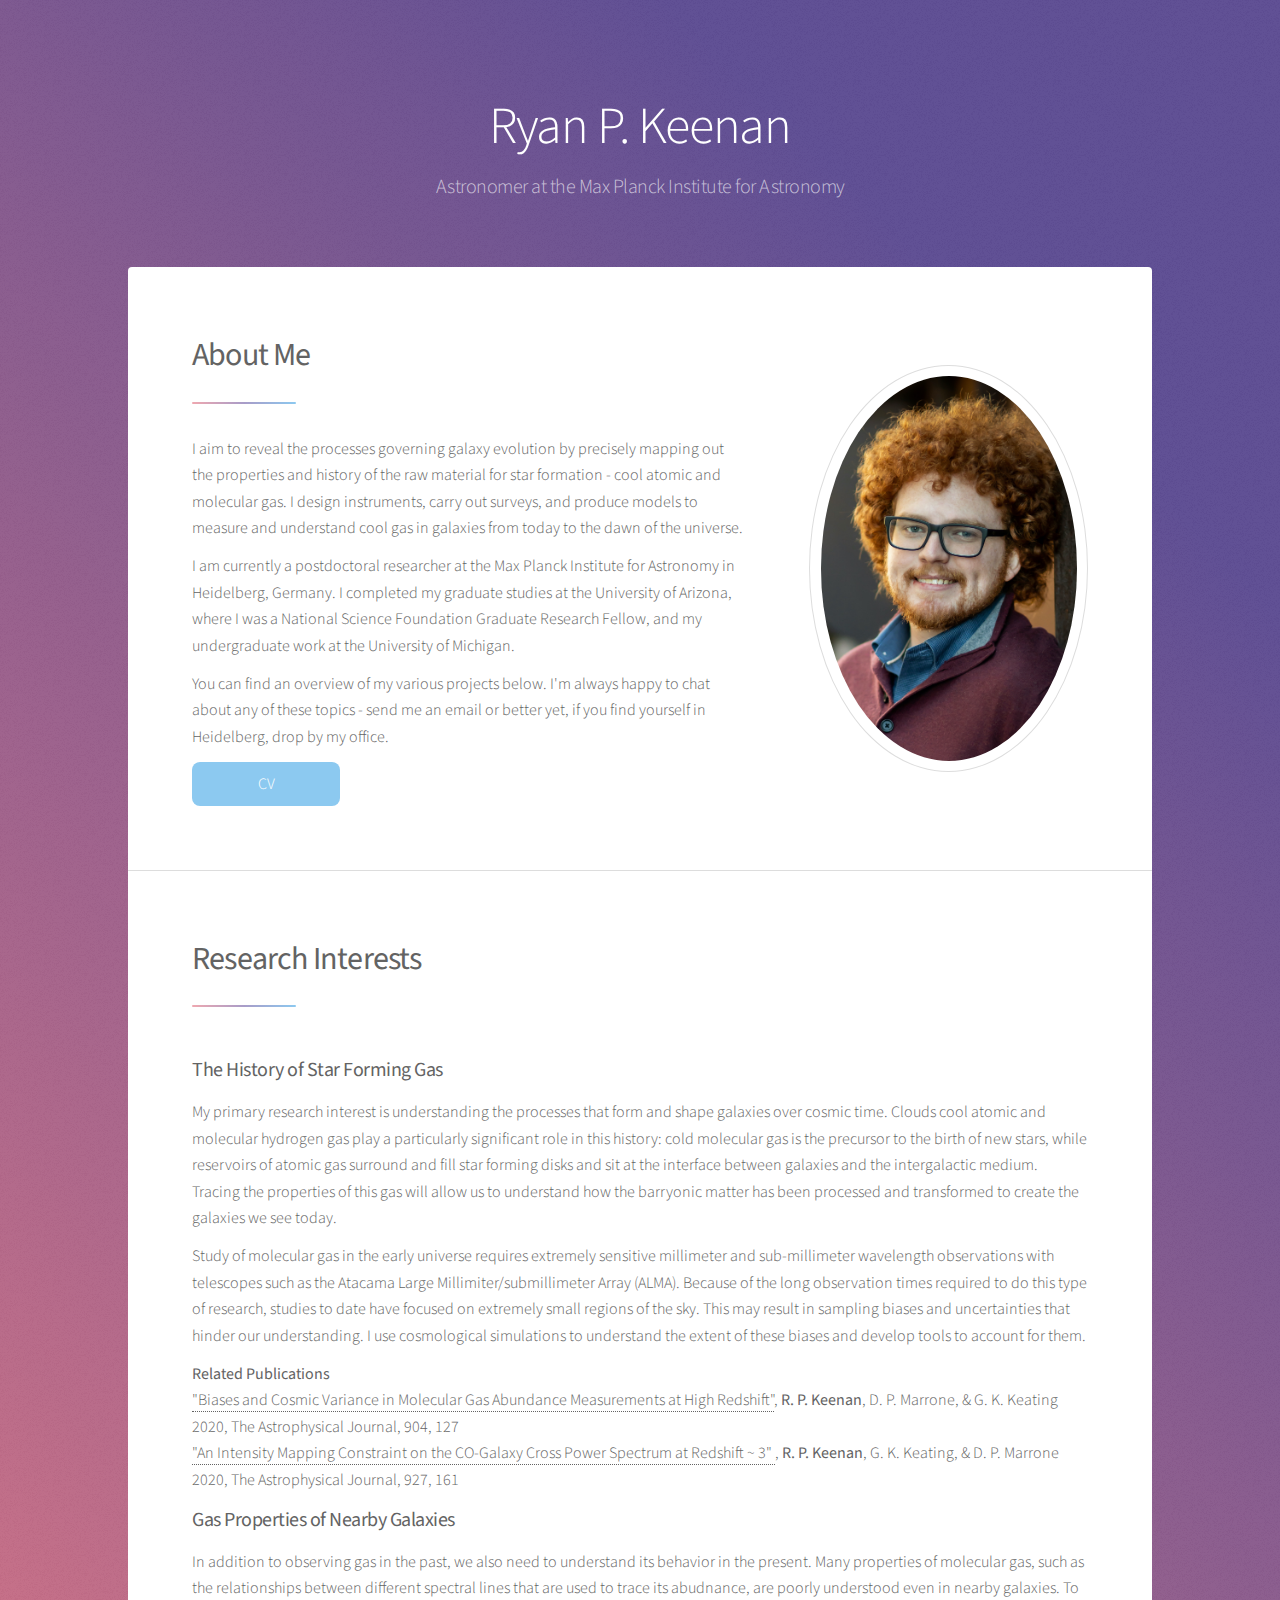
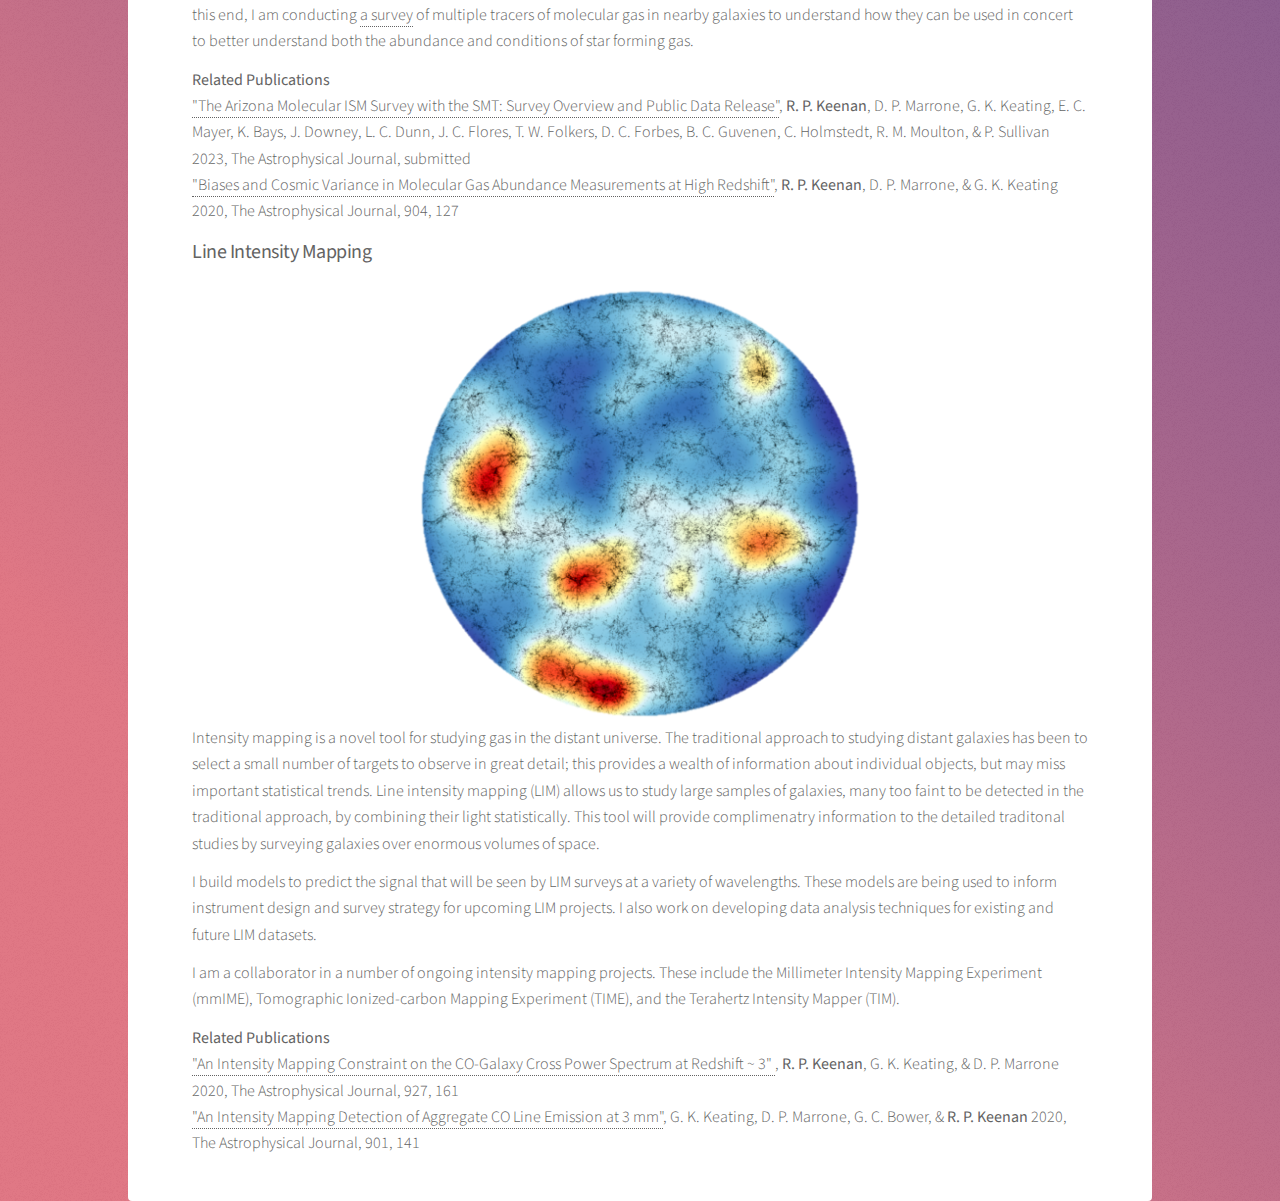
<file: index.html>
<!DOCTYPE HTML>
<!--
	Stellar by HTML5 UP
	html5up.net | @ajlkn
	Free for personal and commercial use under the CCA 3.0 license (html5up.net/license)
-->

<html>
	<head>
		<title>Ryan Keenan</title>
		<meta charset="utf-8" />
		<meta name="viewport" content="width=device-width, initial-scale=1, user-scalable=no" />
		<link rel="stylesheet" href="assets/css/main.css" />
		<noscript><link rel="stylesheet" href="assets/css/noscript.css" /></noscript>
		<meta name="google-site-verification" content="WpQfsZ9dXx-WLNyu6NjZB9ToqTdFSYs5ls5n4QVkEaM" />
	
		<!-- jquery - lets me have the same footers etc. on every page -->
		<script 
			src="https://code.jquery.com/jquery-3.7.1.js"
			integrity="sha256-eKhayi8LEQwp4NKxN+CfCh+3qOVUtJn3QNZ0TciWLP4="
			crossorigin="anonymous">
		</script>
		<script> 
			$(function(){
			$("#incnav").load("include_nav.html"); 
			$("#incfoot").load("include_footer.html"); 
			});
		</script> 
	
	</head>

	<body class="is-preload">

		<!-- Wrapper -->
		<div id="wrapper">

			<!-- Header -->
			<header id="header" class="alt">
				<h1>Ryan P. Keenan</h1>
				<p>Astronomer at the Max Planck Institute for Astronomy<br />
			</header>

			<!-- Nav -->
			<div id="incnav"></div>

			<!-- Main -->
			<div id="main">

				<!-- Introduction -->
				<section id="intro" class="main">
					<div class="spotlight">
						<div class="content">
							<header class="major">
								<h2><b>About Me</b></h2>
							</header>
							<p>I aim to reveal the processes governing galaxy evolution
								by precisely mapping out the properties and history of the 
								raw material for star formation - cool atomic and molecular 
								gas. I design instruments, carry out surveys, and produce
								models to measure and understand cool gas in galaxies from
								today to the dawn of the universe.</p>

							<p>I am currently a postdoctoral researcher at the Max Planck
								Institute for Astronomy in Heidelberg, Germany. I completed 
								my graduate studies at the University of Arizona, where I was
								a National Science Foundation Graduate Research Fellow, 
								and my undergraduate work at the University of Michigan.</p>

							<p>You can find an overview of my various projects below. I'm
								always happy to chat about any of these topics - send me an 
								email or better yet, if you find yourself in Heidelberg, 
								drop by my office.
							</p>

							<ul class="actions">
								<li><a href="cv_2023_fall.pdf" class="button primary">CV</a></li>
							</ul>

						</div>
						<span class="image"><img src="pictures/this_is_a_picture_of_me.jpg" alt="" /></span>

					</div>
				</section>

				<!-- First Section -->
				<section id="research" class="main">
					<header class="major">
						<h2><b>Research Interests</b></h2>
					</header>
					<div class="content">
						<header>
							<h3><b>The History of Star Forming Gas</b></h3>
						</header>

						<p>My primary research interest is understanding the processes
							that form and shape galaxies over cosmic time. Clouds cool atomic 
							and molecular hydrogen gas play a particularly significant role
							in this history: cold molecular gas is the precursor to the 
							birth of new stars, while reservoirs of atomic gas surround
							and fill star forming disks and sit at the interface between 
							galaxies and the intergalactic medium. Tracing the properties 
							of this gas will allow us to understand how the barryonic matter 
							has been processed and transformed to create the galaxies we see 
							today.</p>

						<p>Study of molecular gas in the early universe requires
							extremely sensitive millimeter and sub-millimeter wavelength
							observations with telescopes such as the Atacama Large
							Millimiter/submillimeter Array (ALMA). Because of the long
							observation times required to do this type of research, studies 
							to date have focused on
							extremely small regions of the sky. This may result in sampling
							biases and uncertainties that hinder our understanding. I use
							cosmological simulations to understand the extent of these biases 
							and develop tools to account for them.</p>

						<p><b>Related Publications</b>
							<br><a href="https://ui.adsabs.harvard.edu/abs/2020arXiv201000609K/abstract">
								"Biases and Cosmic Variance in Molecular Gas Abundance
								Measurements at High Redshift"</a>, <b>R. P. Keenan</b>,
								D. P. Marrone, & G. K. Keating 2020, The Astrophysical
								Journal, 904, 127
							<br><a href="https://ui.adsabs.harvard.edu/abs/2021arXiv211002239K/abstract">
								"An Intensity Mapping Constraint on the CO-Galaxy Cross Power Spectrum at Redshift ~ 3"
								</a>, <b>R. P. Keenan</b>, G. K. Keating, & D. P. Marrone 2020, 
								The Astrophysical Journal, 927, 161
						</p>
					</div>

					<div class="content">
						<header>
							<h3><b>Gas Properties of Nearby Galaxies</b></h3>
						</header>

						<p>In addition to observing gas in the past, we
							also need to understand its behavior in the present. Many
							properties of molecular gas, such as the relationships between
							different spectral lines that are used to trace its abudnance,
							are poorly understood even in nearby galaxies. To this end, I
							am conducting <a href="amiss.html">a survey</a> of multiple 
							tracers of molecular gas in nearby galaxies to understand 
							how they can be used in concert to better understand both the
							abundance and conditions of star forming gas.</p>

						<p><b>Related Publications</b>
							<br><a href="amiss.html">"The Arizona Molecular ISM Survey with the SMT: Survey
							Overview and Public Data Release"</a>, <b>R. P. Keenan</b>,
							D. P. Marrone, G. K. Keating, E. C. Mayer, K. Bays, 
							J. Downey, L. C. Dunn, J. C. Flores, T. W. Folkers, 
							D. C. Forbes, B. C. Guvenen, C. Holmstedt, R. M. Moulton, 
							& P. Sullivan 2023, The Astrophysical Journal, submitted
							<br><a href="https://ui.adsabs.harvard.edu/abs/2020arXiv201000609K/abstract">
							"Biases and Cosmic Variance in Molecular Gas Abundance
							Measurements at High Redshift"</a>, <b>R. P. Keenan</b>,
							D. P. Marrone, & G. K. Keating 2020, The Astrophysical
							Journal, 904, 127
						</p>
					</div>

					<div class="content">
						<header>
							<h3><b>Line Intensity Mapping</b></h3>
						</header>
						<img src="pictures/im_schematic.png" alt="Schematic illustration of intensity mapping" style="display:block; margin-left:auto; margin-right:auto; max-width:100%; width:450px;">
						<p>Intensity mapping is a novel tool for studying gas in the
							distant universe. The traditional approach to studying distant
							galaxies has been to select a small number of targets to
							observe in great detail; this provides a wealth of
							information about individual objects, but may miss important
							statistical trends. Line intensity mapping (LIM) allows us to study large
							samples of galaxies, many too faint to be detected in the traditional
							approach, by combining their light statistically. This tool will
							provide complimenatry information to the detailed traditonal
							studies by surveying galaxies over enormous volumes of space.</p>
						<p>I build models to predict the signal that will be seen by LIM 
							surveys at a variety of wavelengths. These models are being used to
							inform instrument design and survey strategy for upcoming LIM 
							projects. I also work on developing data analysis techniques for
							existing and future LIM datasets.</p>
						<p>I am a collaborator in a number of ongoing intensity mapping projects.
							These include the Millimeter Intensity Mapping Experiment
							(mmIME), Tomographic Ionized-carbon Mapping Experiment (TIME), and 
							the Terahertz Intensity Mapper (TIM).</p>
				
						<p><b>Related Publications</b>
							<br><a href="https://ui.adsabs.harvard.edu/abs/2021arXiv211002239K/abstract">
								"An Intensity Mapping Constraint on the CO-Galaxy Cross Power Spectrum at Redshift ~ 3"
								</a>, <b>R. P. Keenan</b>, G. K. Keating, & D. P. Marrone 2020, 
								The Astrophysical Journal, 927, 161
							<br><a href="https://ui.adsabs.harvard.edu/abs/2020arXiv200808087K/abstract">
								"An Intensity Mapping Detection of Aggregate CO Line Emission
								at 3 mm"</a>, G. K. Keating, D. P. Marrone, G. C. Bower, &
								<b>R. P. Keenan</b> 2020, The Astrophysical Journal, 901, 141
							</p>
					</div>

					<!-- <div class="content">
						<header>
							<h3><b>Star Formation in the First Galaxies</b></h3>
						</header>
						<img src="pictures/haro11.jpg" alt="Haro 11 [OIII]/[OII] Fraction" style="float:left; padding-right:20px; max-width:100%; width:450px;">
						<p>As an undergraduate I worked with <a href="http://msoey.astro.lsa.umich.edu/">
							Professor Sally Oey</a> to study
							nearby dwarf galaxies believed to be analogs to some of the
							first star forming galaxies that ionized the early universe. I
							helped develop a tool to identify signatures of powerful bursts
							of star formation that pour intense Lyman continuum light into the
							intergalactic medium. I then applied this tool to pinpoint the
							source of Lyman continuum emission in Haro 11. Our results have
							since been verified by other groups using much more extensive,
							but time consuming, methods.</p>

							<p><b>Related Publications</b>
								<br><a href="https://ui.adsabs.harvard.edu/abs/2017ApJ...848...12K/abstract">
									"Haro 11: Where is the Lyman Continuum Source?"</a>,
									<b>R. P. Keenan</b>, M. S. Oey, A. E. Jaskot, & B. L. James 2017,
									The Astrophysical Journal, 848, 12 
								<br><a href="https://ui.adsabs.harvard.edu/abs/2018ApJ...867....2M/abstract">
									"Mapping Lyman Continuum Escape in Tololo 1247-232"</a>,
									G. Micheva, M. S. Oey, <b>R. P. Keenan</b>, A. E. Jaskot, &
									B. L. James 2018, The Astrophysical Journal, 867, 1 </p>
					</div>
				</section> -->

				<!-- Outreach Section -->
				<!-- <section id="outreach" class="main">
					<div class="spotlight">
						<div class="content">
							<header class="major">
								<h2><b>Outreach</b></h2>
							</header>
							<p>I am involved in a number of programs that seek to make higher
								education more accessible to groups that have historically
								been underrepresented in academia in general and science in
								particular. Since 2018 I have been a coordinator for
								<a href="http://ireneshivaei.com/mescit">
								Mentorship and Education for SCIence in Tucson (MESCIT)</a>,
								a program that provides math tutoring for high school students
								from Tucson's Native American and refugee communities. My
								primary role is to connect tutors, students, the school
								and benefactors while making sure the tutoring runs smoothly.
								I also collect data about how well our program is working
								and produce reports and recommendations for improvements.
							</p>
						</div>
						<span class="image"><img src="pictures/mescit.png" alt="Logo design: Nazanin Shivaei" /></span>
					</div>
				</section> -->

			</div>

			<!-- Footer -->
			<div id="incfoot"></div>

		</div>

		<!-- Scripts -->
		<script src="assets/js/jquery.min.js"></script>
		<script src="assets/js/jquery.scrollex.min.js"></script>
		<script src="assets/js/jquery.scrolly.min.js"></script>
		<script src="assets/js/browser.min.js"></script>
		<script src="assets/js/breakpoints.min.js"></script>
		<script src="assets/js/util.js"></script>
		<script src="assets/js/main.js"></script>

	</body>
</html>
</file>
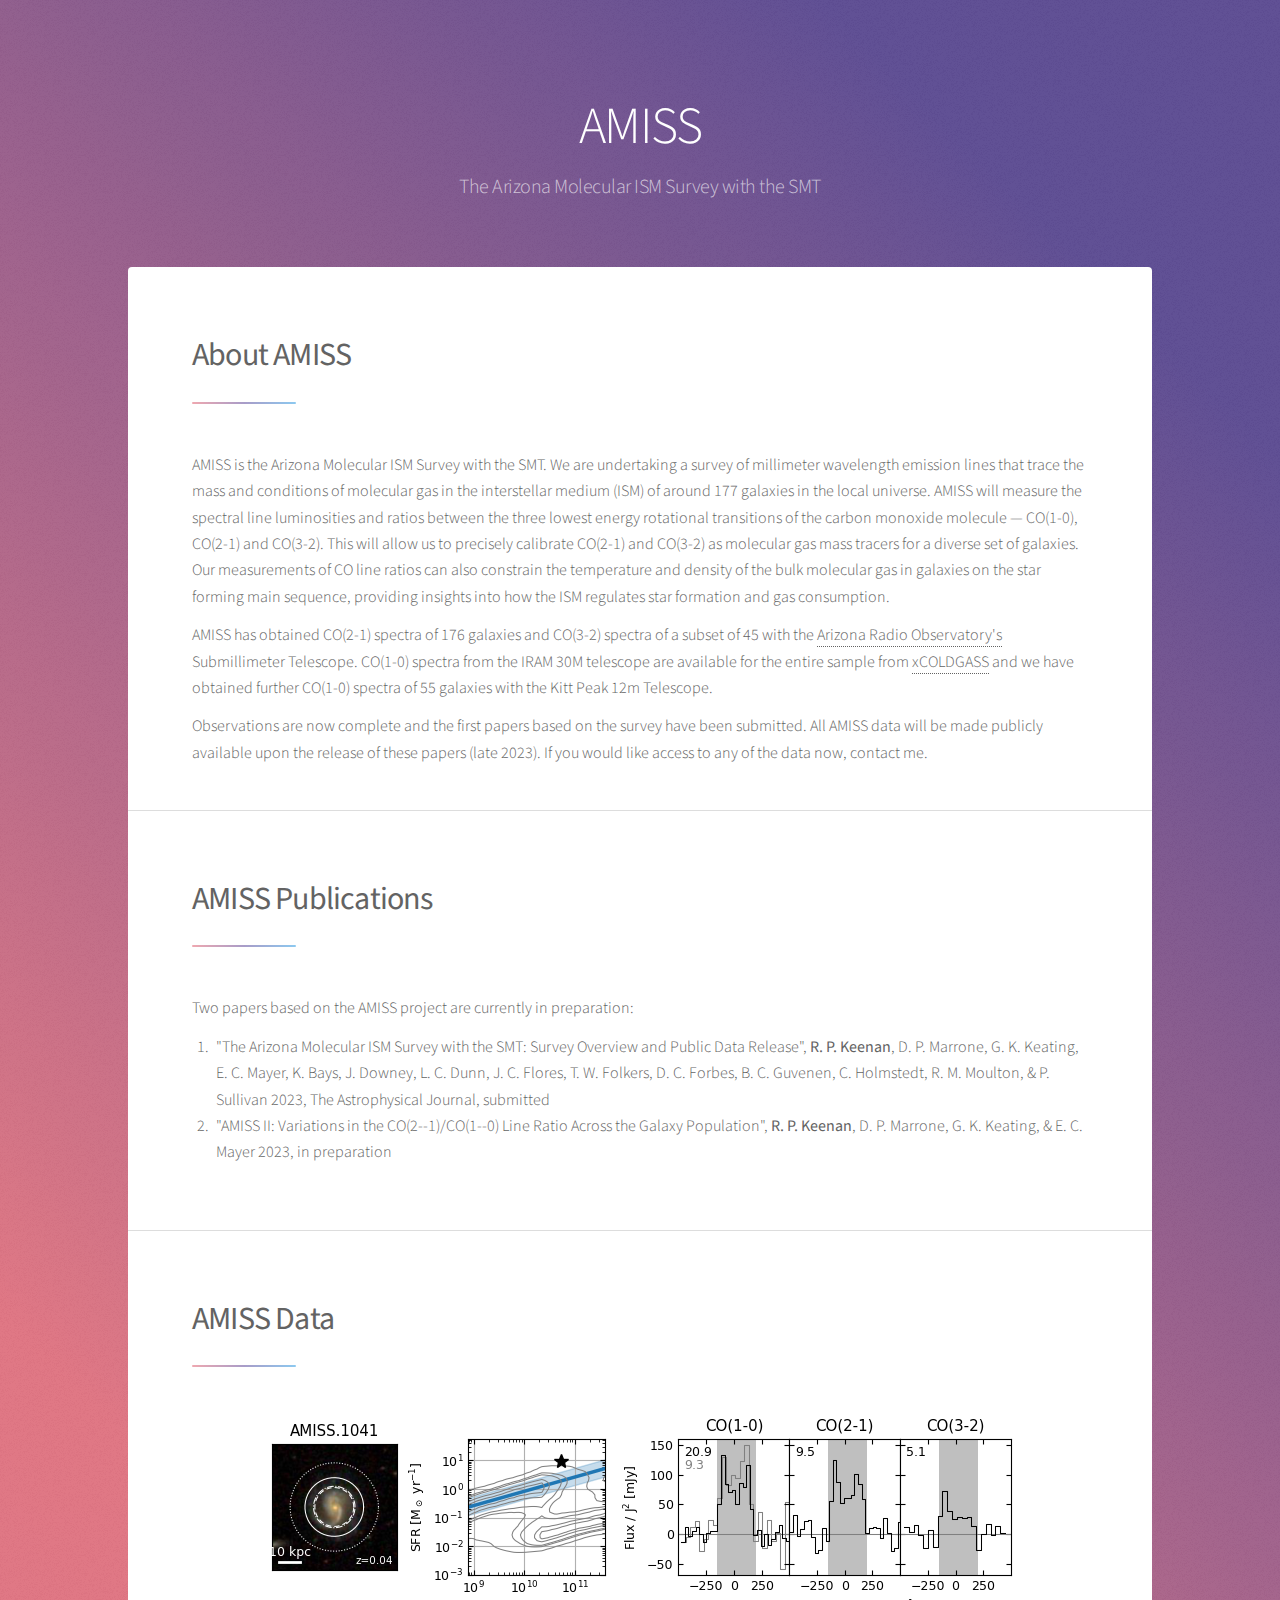
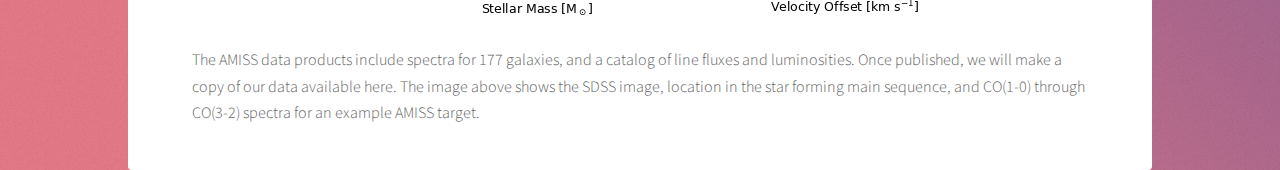
<file: amiss.html>
<!DOCTYPE HTML>
<!--
	Stellar by HTML5 UP
	html5up.net | @ajlkn
	Free for personal and commercial use under the CCA 3.0 license (html5up.net/license)
-->

<html>
	<head>
		<title>AMISS</title>
		<meta charset="utf-8" />
		<meta name="viewport" content="width=device-width, initial-scale=1, user-scalable=no" />
		<link rel="stylesheet" href="assets/css/main.css" />
		<noscript><link rel="stylesheet" href="assets/css/noscript.css" /></noscript>
		<meta name="google-site-verification" content="WpQfsZ9dXx-WLNyu6NjZB9ToqTdFSYs5ls5n4QVkEaM" />

		<!-- jquery - lets me have the same footers etc. on every page -->
		<script 
			src="https://code.jquery.com/jquery-3.7.1.js"
			integrity="sha256-eKhayi8LEQwp4NKxN+CfCh+3qOVUtJn3QNZ0TciWLP4="
			crossorigin="anonymous">
		</script>
		<script> 
			$(function(){
			$("#incnav").load("include_nav.html"); 
			$("#incfoot").load("include_footer.html"); 
			});
		</script> 

	</head>

	<body class="is-preload">

	<!-- Wrapper -->
	<div id="wrapper">

		<!-- Header -->
		<header id="header" class="alt">
			<h1>AMISS</h1>
			<p>The Arizona Molecular ISM Survey with the SMT<br />
		</header>

		<!-- Nav -->
		<div id="incnav"></div>

		<!-- Main -->
		<div id="main">

			<!-- Introduction -->
			<section id="amiss-overview" class="main">
				<div class="content">
					<header class="major">
						<h2><b>About AMISS</b></h2>
					</header>
					<p>AMISS is the Arizona Molecular ISM Survey with the SMT.
						We are undertaking a survey of millimeter wavelength 
						emission lines that trace the mass and conditions of 
						molecular gas in the interstellar medium (ISM) of around
						177 galaxies in the local universe. AMISS will measure
						the spectral line luminosities and ratios between the 
						three lowest energy rotational transitions of the carbon 
						monoxide molecule &mdash; CO(1-0), CO(2-1) and 
						CO(3-2). This will allow us to precisely calibrate
						CO(2-1) and CO(3-2) as molecular gas mass tracers
						for a diverse set of galaxies. Our measurements of CO line
						ratios can also constrain the temperature and density of
						the bulk molecular gas in galaxies on the star forming main
						sequence, providing insights into how the ISM regulates
						star formation and gas consumption.</p>

					<p>AMISS has obtained CO(2-1) spectra of 176 galaxies 
						and CO(3-2) spectra of a subset of 45 with the 
						<a href="https://aro.as.arizona.edu">
						Arizona Radio Observatory's</a> Submillimeter Telescope. 
						CO(1-0) spectra from the IRAM 30M telescope are 
						available for the entire sample from 
						<a href="http://www.star.ucl.ac.uk/xCOLDGASS/">
						xCOLDGASS</a> and we have obtained further CO(1-0) 
						spectra of 55 galaxies with the Kitt Peak 12m Telescope.</p>

					<p>Observations are now complete and the first papers based
						on the survey have been submitted. All AMISS data will be
						made publicly available upon the release of these papers (late 2023).
						If you would like access to any of the data now, contact me.</p>

				</div>
			</section>

			<!-- Papers -->
			<section id="amiss-pubs" class="main">
				<div class="content">
					<header class="major">
						<h2><b>AMISS Publications</b></h2>
					</header>
					<p>Two papers based on the AMISS project are currently in preparation:
						<ol>
							<li>"The Arizona Molecular ISM Survey with the SMT: Survey
								Overview and Public Data Release", <b>R. P. Keenan</b>,
								D. P. Marrone, G. K. Keating, E. C. Mayer, K. Bays, 
								J. Downey, L. C. Dunn, J. C. Flores, T. W. Folkers, 
								D. C. Forbes, B. C. Guvenen, C. Holmstedt, R. M. Moulton, 
								& P. Sullivan 2023, The Astrophysical Journal, submitted
								</li>
							<li>"AMISS II: Variations in the CO(2--1)/CO(1--0) Line Ratio 
								Across the Galaxy Population", <b>R. P. Keenan</b>, 
								D. P. Marrone, G. K. Keating, & E. C. Mayer 2023, 
								in preparation</li>
						</ol>
					</p>
				</div>
			</section>

			<!-- Data -->
			<section id="amiss-data" class="main">
				<div class="content">
					<header class="major">
						<h2><b>AMISS Data</b></h2>
					</header>
					<div class="spotlight">
						<img src="pictures/AMISS.1041.png" alt="Image and spectra of AMISS target 1049" style="display:block; margin-left:auto; margin-right:auto; max-width:100%;">
					</div>
					<p>The AMISS data products include spectra for 177 galaxies,
						and a catalog of line fluxes and luminosities. Once 
						published, we will make a copy of our data available here.
						The image above shows the SDSS image, location in the star
						forming main sequence, and CO(1-0) through CO(3-2) spectra
						for an example AMISS target.
					</p>
				</div>
			</section>
			
		</div>

		<!-- Footer -->
		<div id="incfoot"></div>

		</div>

		<!-- Scripts -->
		<script src="assets/js/jquery.min.js"></script>
		<script src="assets/js/jquery.scrollex.min.js"></script>
		<script src="assets/js/jquery.scrolly.min.js"></script>
		<script src="assets/js/browser.min.js"></script>
		<script src="assets/js/breakpoints.min.js"></script>
		<script src="assets/js/util.js"></script>
		<script src="assets/js/main.js"></script>

	</body>
</html>
</file>
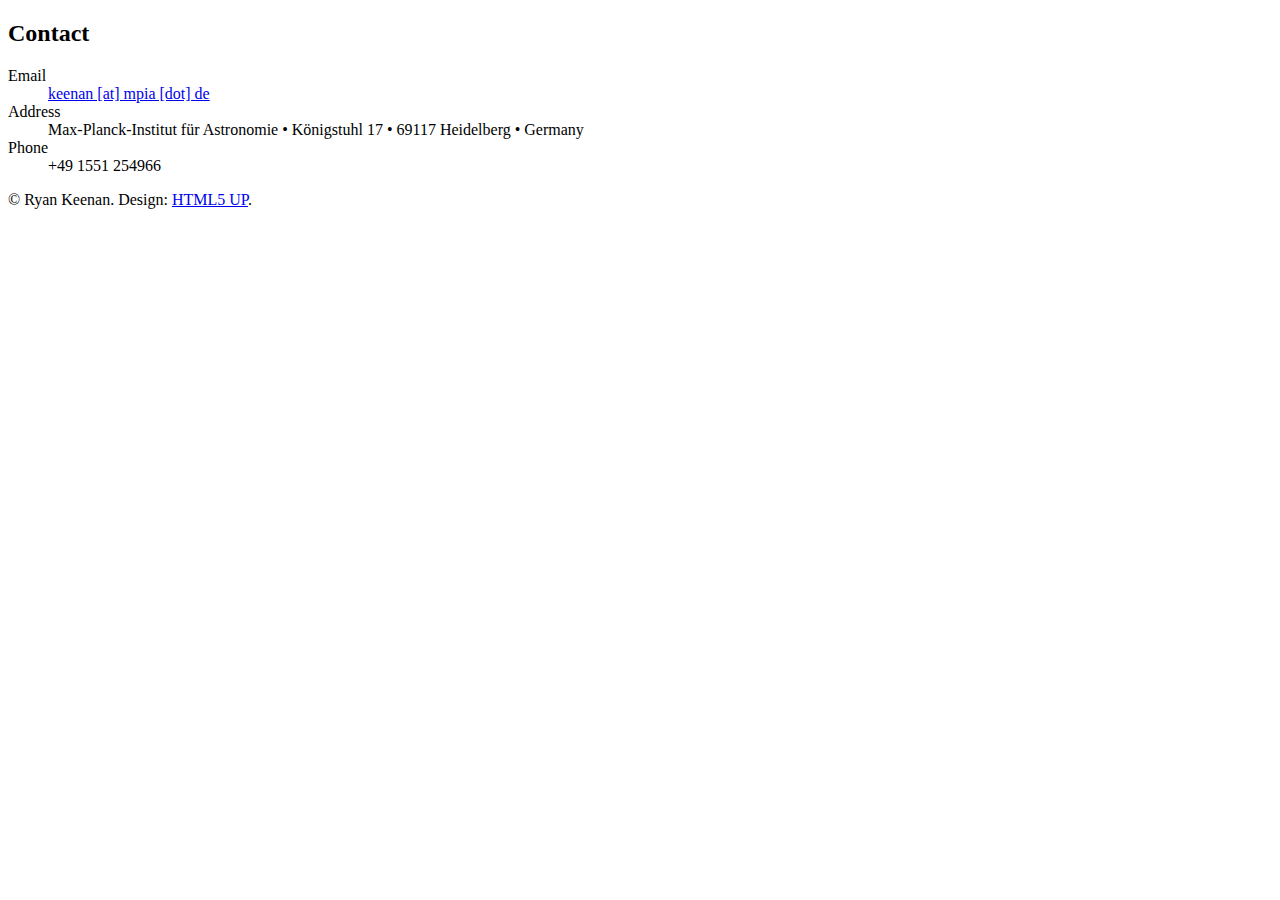
<file: include_footer.html>
<!DOCTYPE HTML>

<html>
    <body>
        <!-- Footer -->
        <footer id="footer">
            <section>
                <h2>Contact</h2>
                <dl class="alt">
                    <dt>Email</dt>
                    <dd><a href="keenan@mpia.de">keenan [at] mpia [dot] de</a></dd>
                    <dt>Address</dt>
                    <dd>Max-Planck-Institut für Astronomie &bull; Königstuhl 17 &bull; 69117 Heidelberg &bull; Germany</dd>
                    <dt>Phone</dt>
                    <dd>+49 1551 254966</dd>
                </dl>
            </section>
            <p class="copyright">&copy; Ryan Keenan. Design: <a href="https://html5up.net">HTML5 UP</a>.</p>
        </footer>
    </body>
</html>
</file>
<file: assets/css/noscript.css>
/*
	Stellar by HTML5 UP
	html5up.net | @ajlkn
	Free for personal and commercial use under the CCA 3.0 license (html5up.net/license)
*/

/* Header */

	body.is-preload #header.alt > * {
		opacity: 1;
	}

	body.is-preload #header.alt .logo {
		-moz-transform: none;
		-webkit-transform: none;
		-ms-transform: none;
		transform: none;
	}
</file>
<file: assets/css/main.css>
@import url(fontawesome-all.min.css);
@import 'https://fonts.googleapis.com/css?family=Source+Sans+Pro:300,400';

/*
	Stellar by HTML5 UP
	html5up.net | @ajlkn
	Free for personal and commercial use under the CCA 3.0 license (html5up.net/license)
*/

html, body, div, span, applet, object,
iframe, h1, h2, h3, h4, h5, h6, p, blockquote,
pre, a, abbr, acronym, address, big, cite,
code, del, dfn, em, img, ins, kbd, q, s, samp,
small, strike, strong, sub, sup, tt, var, b,
u, i, center, dl, dt, dd, ol, ul, li, fieldset,
form, label, legend, table, caption, tbody,
tfoot, thead, tr, th, td, article, aside,
canvas, details, embed, figure, figcaption,
footer, header, hgroup, menu, nav, output, ruby,
section, summary, time, mark, audio, video {
	margin: 0;
	padding: 0;
	border: 0;
	font-size: 100%;
	font: inherit;
	vertical-align: baseline;}

article, aside, details, figcaption, figure,
footer, header, hgroup, menu, nav, section {
	display: block;}

body {
	line-height: 1;
}

ol, ul {
	list-style: none;
}

blockquote, q {
	quotes: none;
}

	blockquote:before, blockquote:after, q:before, q:after {
		content: '';
		content: none;
	}

table {
	border-collapse: collapse;
	border-spacing: 0;
}

body {
	-webkit-text-size-adjust: none;
}

mark {
	background-color: transparent;
	color: inherit;
}

input::-moz-focus-inner {
	border: 0;
	padding: 0;
}

input, select, textarea {
	-moz-appearance: none;
	-webkit-appearance: none;
	-ms-appearance: none;
	appearance: none;
}

/* Basic */

	@-ms-viewport {
		width: device-width;
	}

	body {
		-ms-overflow-style: scrollbar;
	}

	@media screen and (max-width: 480px) {

		html, body {
			min-width: 320px;
		}

	}

	html {
		box-sizing: border-box;
	}

	*, *:before, *:after {
		box-sizing: inherit;
	}

	body {
		background-color: #935d8c;
		background-image: url("images/overlay.png"), -moz-linear-gradient(45deg, #e37682 15%, #5f4d93 85%);
		background-image: url("images/overlay.png"), -webkit-linear-gradient(45deg, #e37682 15%, #5f4d93 85%);
		background-image: url("images/overlay.png"), -ms-linear-gradient(45deg, #e37682 15%, #5f4d93 85%);
		background-image: url("images/overlay.png"), linear-gradient(45deg, #e37682 15%, #5f4d93 85%);
	}

		body.is-preload *, body.is-preload *:before, body.is-preload *:after {
			-moz-animation: none !important;
			-webkit-animation: none !important;
			-ms-animation: none !important;
			animation: none !important;
			-moz-transition: none !important;
			-webkit-transition: none !important;
			-ms-transition: none !important;
			transition: none !important;
		}

/* Type */

	body {
		background-color: #935d8c;
		color: rgba(255, 255, 255, 0.65);
	}

	body, input, select, textarea {
		font-family: "Source Sans Pro", Helvetica, sans-serif;
		font-size: 17pt;
		font-weight: 300;
		line-height: 1.65;
	}

		@media screen and (max-width: 1680px) {

			body, input, select, textarea {
				font-size: 14pt;
			}

		}

		@media screen and (max-width: 1280px) {

			body, input, select, textarea {
				font-size: 12pt;
			}

		}

		@media screen and (max-width: 360px) {

			body, input, select, textarea {
				font-size: 11pt;
			}

		}

	a {
		-moz-transition: color 0.2s ease, border-bottom 0.2s ease;
		-webkit-transition: color 0.2s ease, border-bottom 0.2s ease;
		-ms-transition: color 0.2s ease, border-bottom 0.2s ease;
		transition: color 0.2s ease, border-bottom 0.2s ease;
		text-decoration: none;
		border-bottom: dotted 1px;
		color: inherit;
	}

		a:hover {
			border-bottom-color: transparent;
		}

	strong, b {
		font-weight: 400;
	}

	em, i {
		font-style: italic;
	}

	p {
		margin: 0 0 .75em 0;
	}

		p.content {
			-moz-columns: 20em 2;
			-webkit-columns: 20em 2;
			-ms-columns: 20em 2;
			columns: 20em 2;
			-moz-column-gap: 2em;
			-webkit-column-gap: 2em;
			-ms-column-gap: 2em;
			column-gap: 2em;
			text-align: justify;
		}

	h1, h2, h3, h4, h5, h6 {
		font-weight: 300;
		line-height: 1.5;
		margin: 0 0 0.7em 0;
		letter-spacing: -0.025em;
	}

		h1 a, h2 a, h3 a, h4 a, h5 a, h6 a {
			color: inherit;
			text-decoration: none;
		}

	h1 {
		font-size: 2.5em;
		line-height: 1.2;
	}

	h2 {
		font-size: 1.5em;
	}

	h3 {
		font-size: 1.25em;
	}

	h4 {
		font-size: 1.1em;
	}

	h5 {
		font-size: 0.9em;
	}

	h6 {
		font-size: 0.7em;
	}

	@media screen and (max-width: 736px) {

		h1 {
			font-size: 2em;
		}

	}

	sub {
		font-size: 0.8em;
		position: relative;
		top: 0.5em;
	}

	sup {
		font-size: 0.8em;
		position: relative;
		top: -0.5em;
	}

	blockquote {
		border-left: solid 4px;
		font-style: italic;
		margin: 0 0 2em 0;
		padding: 0.5em 0 0.5em 2em;
	}

	code {
		border-radius: 8px;
		border: solid 1px;
		font-family: "Courier New", monospace;
		font-size: 0.9em;
		margin: 0 0.25em;
		padding: 0.25em 0.65em;
	}

	pre {
		-webkit-overflow-scrolling: touch;
		font-family: "Courier New", monospace;
		font-size: 0.9em;
		margin: 0 0 2em 0;
	}

		pre code {
			display: block;
			line-height: 1.75;
			padding: 1em 1.5em;
			overflow-x: auto;
		}

	hr {
		border: 0;
		border-bottom: solid 1px;
		margin: 2em 0;
	}

		hr.major {
			margin: 3em 0;
		}

	.align-left {
		text-align: left;
	}

	.align-center {
		text-align: center;
	}

	.align-right {
		text-align: right;
	}

	input, select, textarea {
		color: #ffffff;
	}

	a:hover {
		color: #ffffff;
	}

	strong, b {
		color: #ffffff;
	}

	h1, h2, h3, h4, h5, h6 {
		color: #ffffff;
	}

	blockquote {
		border-left-color: rgba(255, 255, 255, 0.35);
	}

	code {
		background: rgba(255, 255, 255, 0.075);
		border-color: rgba(255, 255, 255, 0.35);
	}

	hr {
		border-bottom-color: rgba(255, 255, 255, 0.35);
	}

/* Row */

	.row {
		display: flex;
		flex-wrap: wrap;
		box-sizing: border-box;
		align-items: stretch;
	}

		.row > * {
			box-sizing: border-box;
		}

		.row.gtr-uniform > * > :last-child {
			margin-bottom: 0;
		}

		.row.aln-left {
			justify-content: flex-start;
		}

		.row.aln-center {
			justify-content: center;
		}

		.row.aln-right {
			justify-content: flex-end;
		}

		.row.aln-top {
			align-items: flex-start;
		}

		.row.aln-middle {
			align-items: center;
		}

		.row.aln-bottom {
			align-items: flex-end;
		}

		.row > .imp {
			order: -1;
		}

		.row > .col-1 {
			width: 8.33333%;
		}

		.row > .off-1 {
			margin-left: 8.33333%;
		}

		.row > .col-2 {
			width: 16.66667%;
		}

		.row > .off-2 {
			margin-left: 16.66667%;
		}

		.row > .col-3 {
			width: 25%;
		}

		.row > .off-3 {
			margin-left: 25%;
		}

		.row > .col-4 {
			width: 33.33333%;
		}

		.row > .off-4 {
			margin-left: 33.33333%;
		}

		.row > .col-5 {
			width: 41.66667%;
		}

		.row > .off-5 {
			margin-left: 41.66667%;
		}

		.row > .col-6 {
			width: 50%;
		}

		.row > .off-6 {
			margin-left: 50%;
		}

		.row > .col-7 {
			width: 58.33333%;
		}

		.row > .off-7 {
			margin-left: 58.33333%;
		}

		.row > .col-8 {
			width: 66.66667%;
		}

		.row > .off-8 {
			margin-left: 66.66667%;
		}

		.row > .col-9 {
			width: 75%;
		}

		.row > .off-9 {
			margin-left: 75%;
		}

		.row > .col-10 {
			width: 83.33333%;
		}

		.row > .off-10 {
			margin-left: 83.33333%;
		}

		.row > .col-11 {
			width: 91.66667%;
		}

		.row > .off-11 {
			margin-left: 91.66667%;
		}

		.row > .col-12 {
			width: 100%;
		}

		.row > .off-12 {
			margin-left: 100%;
		}

		.row.gtr-0 {
			margin-top: 0;
			margin-left: 0em;
		}

			.row.gtr-0 > * {
				padding: 0 0 0 0em;
			}

			.row.gtr-0.gtr-uniform {
				margin-top: 0em;
			}

				.row.gtr-0.gtr-uniform > * {
					padding-top: 0em;
				}

		.row.gtr-25 {
			margin-top: 0;
			margin-left: -0.375em;
		}

			.row.gtr-25 > * {
				padding: 0 0 0 0.375em;
			}

			.row.gtr-25.gtr-uniform {
				margin-top: -0.375em;
			}

				.row.gtr-25.gtr-uniform > * {
					padding-top: 0.375em;
				}

		.row.gtr-50 {
			margin-top: 0;
			margin-left: -0.75em;
		}

			.row.gtr-50 > * {
				padding: 0 0 0 0.75em;
			}

			.row.gtr-50.gtr-uniform {
				margin-top: -0.75em;
			}

				.row.gtr-50.gtr-uniform > * {
					padding-top: 0.75em;
				}

		.row {
			margin-top: 0;
			margin-left: -1.5em;
		}

			.row > * {
				padding: 0 0 0 1.5em;
			}

			.row.gtr-uniform {
				margin-top: -1.5em;
			}

				.row.gtr-uniform > * {
					padding-top: 1.5em;
				}

		.row.gtr-150 {
			margin-top: 0;
			margin-left: -2.25em;
		}

			.row.gtr-150 > * {
				padding: 0 0 0 2.25em;
			}

			.row.gtr-150.gtr-uniform {
				margin-top: -2.25em;
			}

				.row.gtr-150.gtr-uniform > * {
					padding-top: 2.25em;
				}

		.row.gtr-200 {
			margin-top: 0;
			margin-left: -3em;
		}

			.row.gtr-200 > * {
				padding: 0 0 0 3em;
			}

			.row.gtr-200.gtr-uniform {
				margin-top: -3em;
			}

				.row.gtr-200.gtr-uniform > * {
					padding-top: 3em;
				}

		@media screen and (max-width: 1680px) {

			.row {
				display: flex;
				flex-wrap: wrap;
				box-sizing: border-box;
				align-items: stretch;
			}

				.row > * {
					box-sizing: border-box;
				}

				.row.gtr-uniform > * > :last-child {
					margin-bottom: 0;
				}

				.row.aln-left {
					justify-content: flex-start;
				}

				.row.aln-center {
					justify-content: center;
				}

				.row.aln-right {
					justify-content: flex-end;
				}

				.row.aln-top {
					align-items: flex-start;
				}

				.row.aln-middle {
					align-items: center;
				}

				.row.aln-bottom {
					align-items: flex-end;
				}

				.row > .imp-xlarge {
					order: -1;
				}

				.row > .col-1-xlarge {
					width: 8.33333%;
				}

				.row > .off-1-xlarge {
					margin-left: 8.33333%;
				}

				.row > .col-2-xlarge {
					width: 16.66667%;
				}

				.row > .off-2-xlarge {
					margin-left: 16.66667%;
				}

				.row > .col-3-xlarge {
					width: 25%;
				}

				.row > .off-3-xlarge {
					margin-left: 25%;
				}

				.row > .col-4-xlarge {
					width: 33.33333%;
				}

				.row > .off-4-xlarge {
					margin-left: 33.33333%;
				}

				.row > .col-5-xlarge {
					width: 41.66667%;
				}

				.row > .off-5-xlarge {
					margin-left: 41.66667%;
				}

				.row > .col-6-xlarge {
					width: 50%;
				}

				.row > .off-6-xlarge {
					margin-left: 50%;
				}

				.row > .col-7-xlarge {
					width: 58.33333%;
				}

				.row > .off-7-xlarge {
					margin-left: 58.33333%;
				}

				.row > .col-8-xlarge {
					width: 66.66667%;
				}

				.row > .off-8-xlarge {
					margin-left: 66.66667%;
				}

				.row > .col-9-xlarge {
					width: 75%;
				}

				.row > .off-9-xlarge {
					margin-left: 75%;
				}

				.row > .col-10-xlarge {
					width: 83.33333%;
				}

				.row > .off-10-xlarge {
					margin-left: 83.33333%;
				}

				.row > .col-11-xlarge {
					width: 91.66667%;
				}

				.row > .off-11-xlarge {
					margin-left: 91.66667%;
				}

				.row > .col-12-xlarge {
					width: 100%;
				}

				.row > .off-12-xlarge {
					margin-left: 100%;
				}

				.row.gtr-0 {
					margin-top: 0;
					margin-left: 0em;
				}

					.row.gtr-0 > * {
						padding: 0 0 0 0em;
					}

					.row.gtr-0.gtr-uniform {
						margin-top: 0em;
					}

						.row.gtr-0.gtr-uniform > * {
							padding-top: 0em;
						}

				.row.gtr-25 {
					margin-top: 0;
					margin-left: -0.375em;
				}

					.row.gtr-25 > * {
						padding: 0 0 0 0.375em;
					}

					.row.gtr-25.gtr-uniform {
						margin-top: -0.375em;
					}

						.row.gtr-25.gtr-uniform > * {
							padding-top: 0.375em;
						}

				.row.gtr-50 {
					margin-top: 0;
					margin-left: -0.75em;
				}

					.row.gtr-50 > * {
						padding: 0 0 0 0.75em;
					}

					.row.gtr-50.gtr-uniform {
						margin-top: -0.75em;
					}

						.row.gtr-50.gtr-uniform > * {
							padding-top: 0.75em;
						}

				.row {
					margin-top: 0;
					margin-left: -1.5em;
				}

					.row > * {
						padding: 0 0 0 1.5em;
					}

					.row.gtr-uniform {
						margin-top: -1.5em;
					}

						.row.gtr-uniform > * {
							padding-top: 1.5em;
						}

				.row.gtr-150 {
					margin-top: 0;
					margin-left: -2.25em;
				}

					.row.gtr-150 > * {
						padding: 0 0 0 2.25em;
					}

					.row.gtr-150.gtr-uniform {
						margin-top: -2.25em;
					}

						.row.gtr-150.gtr-uniform > * {
							padding-top: 2.25em;
						}

				.row.gtr-200 {
					margin-top: 0;
					margin-left: -3em;
				}

					.row.gtr-200 > * {
						padding: 0 0 0 3em;
					}

					.row.gtr-200.gtr-uniform {
						margin-top: -3em;
					}

						.row.gtr-200.gtr-uniform > * {
							padding-top: 3em;
						}

		}

		@media screen and (max-width: 1280px) {

			.row {
				display: flex;
				flex-wrap: wrap;
				box-sizing: border-box;
				align-items: stretch;
			}

				.row > * {
					box-sizing: border-box;
				}

				.row.gtr-uniform > * > :last-child {
					margin-bottom: 0;
				}

				.row.aln-left {
					justify-content: flex-start;
				}

				.row.aln-center {
					justify-content: center;
				}

				.row.aln-right {
					justify-content: flex-end;
				}

				.row.aln-top {
					align-items: flex-start;
				}

				.row.aln-middle {
					align-items: center;
				}

				.row.aln-bottom {
					align-items: flex-end;
				}

				.row > .imp-large {
					order: -1;
				}

				.row > .col-1-large {
					width: 8.33333%;
				}

				.row > .off-1-large {
					margin-left: 8.33333%;
				}

				.row > .col-2-large {
					width: 16.66667%;
				}

				.row > .off-2-large {
					margin-left: 16.66667%;
				}

				.row > .col-3-large {
					width: 25%;
				}

				.row > .off-3-large {
					margin-left: 25%;
				}

				.row > .col-4-large {
					width: 33.33333%;
				}

				.row > .off-4-large {
					margin-left: 33.33333%;
				}

				.row > .col-5-large {
					width: 41.66667%;
				}

				.row > .off-5-large {
					margin-left: 41.66667%;
				}

				.row > .col-6-large {
					width: 50%;
				}

				.row > .off-6-large {
					margin-left: 50%;
				}

				.row > .col-7-large {
					width: 58.33333%;
				}

				.row > .off-7-large {
					margin-left: 58.33333%;
				}

				.row > .col-8-large {
					width: 66.66667%;
				}

				.row > .off-8-large {
					margin-left: 66.66667%;
				}

				.row > .col-9-large {
					width: 75%;
				}

				.row > .off-9-large {
					margin-left: 75%;
				}

				.row > .col-10-large {
					width: 83.33333%;
				}

				.row > .off-10-large {
					margin-left: 83.33333%;
				}

				.row > .col-11-large {
					width: 91.66667%;
				}

				.row > .off-11-large {
					margin-left: 91.66667%;
				}

				.row > .col-12-large {
					width: 100%;
				}

				.row > .off-12-large {
					margin-left: 100%;
				}

				.row.gtr-0 {
					margin-top: 0;
					margin-left: 0em;
				}

					.row.gtr-0 > * {
						padding: 0 0 0 0em;
					}

					.row.gtr-0.gtr-uniform {
						margin-top: 0em;
					}

						.row.gtr-0.gtr-uniform > * {
							padding-top: 0em;
						}

				.row.gtr-25 {
					margin-top: 0;
					margin-left: -0.375em;
				}

					.row.gtr-25 > * {
						padding: 0 0 0 0.375em;
					}

					.row.gtr-25.gtr-uniform {
						margin-top: -0.375em;
					}

						.row.gtr-25.gtr-uniform > * {
							padding-top: 0.375em;
						}

				.row.gtr-50 {
					margin-top: 0;
					margin-left: -0.75em;
				}

					.row.gtr-50 > * {
						padding: 0 0 0 0.75em;
					}

					.row.gtr-50.gtr-uniform {
						margin-top: -0.75em;
					}

						.row.gtr-50.gtr-uniform > * {
							padding-top: 0.75em;
						}

				.row {
					margin-top: 0;
					margin-left: -1.5em;
				}

					.row > * {
						padding: 0 0 0 1.5em;
					}

					.row.gtr-uniform {
						margin-top: -1.5em;
					}

						.row.gtr-uniform > * {
							padding-top: 1.5em;
						}

				.row.gtr-150 {
					margin-top: 0;
					margin-left: -2.25em;
				}

					.row.gtr-150 > * {
						padding: 0 0 0 2.25em;
					}

					.row.gtr-150.gtr-uniform {
						margin-top: -2.25em;
					}

						.row.gtr-150.gtr-uniform > * {
							padding-top: 2.25em;
						}

				.row.gtr-200 {
					margin-top: 0;
					margin-left: -3em;
				}

					.row.gtr-200 > * {
						padding: 0 0 0 3em;
					}

					.row.gtr-200.gtr-uniform {
						margin-top: -3em;
					}

						.row.gtr-200.gtr-uniform > * {
							padding-top: 3em;
						}

		}

		@media screen and (max-width: 980px) {

			.row {
				display: flex;
				flex-wrap: wrap;
				box-sizing: border-box;
				align-items: stretch;
			}

				.row > * {
					box-sizing: border-box;
				}

				.row.gtr-uniform > * > :last-child {
					margin-bottom: 0;
				}

				.row.aln-left {
					justify-content: flex-start;
				}

				.row.aln-center {
					justify-content: center;
				}

				.row.aln-right {
					justify-content: flex-end;
				}

				.row.aln-top {
					align-items: flex-start;
				}

				.row.aln-middle {
					align-items: center;
				}

				.row.aln-bottom {
					align-items: flex-end;
				}

				.row > .imp-medium {
					order: -1;
				}

				.row > .col-1-medium {
					width: 8.33333%;
				}

				.row > .off-1-medium {
					margin-left: 8.33333%;
				}

				.row > .col-2-medium {
					width: 16.66667%;
				}

				.row > .off-2-medium {
					margin-left: 16.66667%;
				}

				.row > .col-3-medium {
					width: 25%;
				}

				.row > .off-3-medium {
					margin-left: 25%;
				}

				.row > .col-4-medium {
					width: 33.33333%;
				}

				.row > .off-4-medium {
					margin-left: 33.33333%;
				}

				.row > .col-5-medium {
					width: 41.66667%;
				}

				.row > .off-5-medium {
					margin-left: 41.66667%;
				}

				.row > .col-6-medium {
					width: 50%;
				}

				.row > .off-6-medium {
					margin-left: 50%;
				}

				.row > .col-7-medium {
					width: 58.33333%;
				}

				.row > .off-7-medium {
					margin-left: 58.33333%;
				}

				.row > .col-8-medium {
					width: 66.66667%;
				}

				.row > .off-8-medium {
					margin-left: 66.66667%;
				}

				.row > .col-9-medium {
					width: 75%;
				}

				.row > .off-9-medium {
					margin-left: 75%;
				}

				.row > .col-10-medium {
					width: 83.33333%;
				}

				.row > .off-10-medium {
					margin-left: 83.33333%;
				}

				.row > .col-11-medium {
					width: 91.66667%;
				}

				.row > .off-11-medium {
					margin-left: 91.66667%;
				}

				.row > .col-12-medium {
					width: 100%;
				}

				.row > .off-12-medium {
					margin-left: 100%;
				}

				.row.gtr-0 {
					margin-top: 0;
					margin-left: 0em;
				}

					.row.gtr-0 > * {
						padding: 0 0 0 0em;
					}

					.row.gtr-0.gtr-uniform {
						margin-top: 0em;
					}

						.row.gtr-0.gtr-uniform > * {
							padding-top: 0em;
						}

				.row.gtr-25 {
					margin-top: 0;
					margin-left: -0.375em;
				}

					.row.gtr-25 > * {
						padding: 0 0 0 0.375em;
					}

					.row.gtr-25.gtr-uniform {
						margin-top: -0.375em;
					}

						.row.gtr-25.gtr-uniform > * {
							padding-top: 0.375em;
						}

				.row.gtr-50 {
					margin-top: 0;
					margin-left: -0.75em;
				}

					.row.gtr-50 > * {
						padding: 0 0 0 0.75em;
					}

					.row.gtr-50.gtr-uniform {
						margin-top: -0.75em;
					}

						.row.gtr-50.gtr-uniform > * {
							padding-top: 0.75em;
						}

				.row {
					margin-top: 0;
					margin-left: -1.5em;
				}

					.row > * {
						padding: 0 0 0 1.5em;
					}

					.row.gtr-uniform {
						margin-top: -1.5em;
					}

						.row.gtr-uniform > * {
							padding-top: 1.5em;
						}

				.row.gtr-150 {
					margin-top: 0;
					margin-left: -2.25em;
				}

					.row.gtr-150 > * {
						padding: 0 0 0 2.25em;
					}

					.row.gtr-150.gtr-uniform {
						margin-top: -2.25em;
					}

						.row.gtr-150.gtr-uniform > * {
							padding-top: 2.25em;
						}

				.row.gtr-200 {
					margin-top: 0;
					margin-left: -3em;
				}

					.row.gtr-200 > * {
						padding: 0 0 0 3em;
					}

					.row.gtr-200.gtr-uniform {
						margin-top: -3em;
					}

						.row.gtr-200.gtr-uniform > * {
							padding-top: 3em;
						}

		}

		@media screen and (max-width: 736px) {

			.row {
				display: flex;
				flex-wrap: wrap;
				box-sizing: border-box;
				align-items: stretch;
			}

				.row > * {
					box-sizing: border-box;
				}

				.row.gtr-uniform > * > :last-child {
					margin-bottom: 0;
				}

				.row.aln-left {
					justify-content: flex-start;
				}

				.row.aln-center {
					justify-content: center;
				}

				.row.aln-right {
					justify-content: flex-end;
				}

				.row.aln-top {
					align-items: flex-start;
				}

				.row.aln-middle {
					align-items: center;
				}

				.row.aln-bottom {
					align-items: flex-end;
				}

				.row > .imp-small {
					order: -1;
				}

				.row > .col-1-small {
					width: 8.33333%;
				}

				.row > .off-1-small {
					margin-left: 8.33333%;
				}

				.row > .col-2-small {
					width: 16.66667%;
				}

				.row > .off-2-small {
					margin-left: 16.66667%;
				}

				.row > .col-3-small {
					width: 25%;
				}

				.row > .off-3-small {
					margin-left: 25%;
				}

				.row > .col-4-small {
					width: 33.33333%;
				}

				.row > .off-4-small {
					margin-left: 33.33333%;
				}

				.row > .col-5-small {
					width: 41.66667%;
				}

				.row > .off-5-small {
					margin-left: 41.66667%;
				}

				.row > .col-6-small {
					width: 50%;
				}

				.row > .off-6-small {
					margin-left: 50%;
				}

				.row > .col-7-small {
					width: 58.33333%;
				}

				.row > .off-7-small {
					margin-left: 58.33333%;
				}

				.row > .col-8-small {
					width: 66.66667%;
				}

				.row > .off-8-small {
					margin-left: 66.66667%;
				}

				.row > .col-9-small {
					width: 75%;
				}

				.row > .off-9-small {
					margin-left: 75%;
				}

				.row > .col-10-small {
					width: 83.33333%;
				}

				.row > .off-10-small {
					margin-left: 83.33333%;
				}

				.row > .col-11-small {
					width: 91.66667%;
				}

				.row > .off-11-small {
					margin-left: 91.66667%;
				}

				.row > .col-12-small {
					width: 100%;
				}

				.row > .off-12-small {
					margin-left: 100%;
				}

				.row.gtr-0 {
					margin-top: 0;
					margin-left: 0em;
				}

					.row.gtr-0 > * {
						padding: 0 0 0 0em;
					}

					.row.gtr-0.gtr-uniform {
						margin-top: 0em;
					}

						.row.gtr-0.gtr-uniform > * {
							padding-top: 0em;
						}

				.row.gtr-25 {
					margin-top: 0;
					margin-left: -0.25em;
				}

					.row.gtr-25 > * {
						padding: 0 0 0 0.25em;
					}

					.row.gtr-25.gtr-uniform {
						margin-top: -0.25em;
					}

						.row.gtr-25.gtr-uniform > * {
							padding-top: 0.25em;
						}

				.row.gtr-50 {
					margin-top: 0;
					margin-left: -0.5em;
				}

					.row.gtr-50 > * {
						padding: 0 0 0 0.5em;
					}

					.row.gtr-50.gtr-uniform {
						margin-top: -0.5em;
					}

						.row.gtr-50.gtr-uniform > * {
							padding-top: 0.5em;
						}

				.row {
					margin-top: 0;
					margin-left: -1em;
				}

					.row > * {
						padding: 0 0 0 1em;
					}

					.row.gtr-uniform {
						margin-top: -1em;
					}

						.row.gtr-uniform > * {
							padding-top: 1em;
						}

				.row.gtr-150 {
					margin-top: 0;
					margin-left: -1.5em;
				}

					.row.gtr-150 > * {
						padding: 0 0 0 1.5em;
					}

					.row.gtr-150.gtr-uniform {
						margin-top: -1.5em;
					}

						.row.gtr-150.gtr-uniform > * {
							padding-top: 1.5em;
						}

				.row.gtr-200 {
					margin-top: 0;
					margin-left: -2em;
				}

					.row.gtr-200 > * {
						padding: 0 0 0 2em;
					}

					.row.gtr-200.gtr-uniform {
						margin-top: -2em;
					}

						.row.gtr-200.gtr-uniform > * {
							padding-top: 2em;
						}

		}

		@media screen and (max-width: 480px) {

			.row {
				display: flex;
				flex-wrap: wrap;
				box-sizing: border-box;
				align-items: stretch;
			}

				.row > * {
					box-sizing: border-box;
				}

				.row.gtr-uniform > * > :last-child {
					margin-bottom: 0;
				}

				.row.aln-left {
					justify-content: flex-start;
				}

				.row.aln-center {
					justify-content: center;
				}

				.row.aln-right {
					justify-content: flex-end;
				}

				.row.aln-top {
					align-items: flex-start;
				}

				.row.aln-middle {
					align-items: center;
				}

				.row.aln-bottom {
					align-items: flex-end;
				}

				.row > .imp-xsmall {
					order: -1;
				}

				.row > .col-1-xsmall {
					width: 8.33333%;
				}

				.row > .off-1-xsmall {
					margin-left: 8.33333%;
				}

				.row > .col-2-xsmall {
					width: 16.66667%;
				}

				.row > .off-2-xsmall {
					margin-left: 16.66667%;
				}

				.row > .col-3-xsmall {
					width: 25%;
				}

				.row > .off-3-xsmall {
					margin-left: 25%;
				}

				.row > .col-4-xsmall {
					width: 33.33333%;
				}

				.row > .off-4-xsmall {
					margin-left: 33.33333%;
				}

				.row > .col-5-xsmall {
					width: 41.66667%;
				}

				.row > .off-5-xsmall {
					margin-left: 41.66667%;
				}

				.row > .col-6-xsmall {
					width: 50%;
				}

				.row > .off-6-xsmall {
					margin-left: 50%;
				}

				.row > .col-7-xsmall {
					width: 58.33333%;
				}

				.row > .off-7-xsmall {
					margin-left: 58.33333%;
				}

				.row > .col-8-xsmall {
					width: 66.66667%;
				}

				.row > .off-8-xsmall {
					margin-left: 66.66667%;
				}

				.row > .col-9-xsmall {
					width: 75%;
				}

				.row > .off-9-xsmall {
					margin-left: 75%;
				}

				.row > .col-10-xsmall {
					width: 83.33333%;
				}

				.row > .off-10-xsmall {
					margin-left: 83.33333%;
				}

				.row > .col-11-xsmall {
					width: 91.66667%;
				}

				.row > .off-11-xsmall {
					margin-left: 91.66667%;
				}

				.row > .col-12-xsmall {
					width: 100%;
				}

				.row > .off-12-xsmall {
					margin-left: 100%;
				}

				.row.gtr-0 {
					margin-top: 0;
					margin-left: 0em;
				}

					.row.gtr-0 > * {
						padding: 0 0 0 0em;
					}

					.row.gtr-0.gtr-uniform {
						margin-top: 0em;
					}

						.row.gtr-0.gtr-uniform > * {
							padding-top: 0em;
						}

				.row.gtr-25 {
					margin-top: 0;
					margin-left: -0.3125em;
				}

					.row.gtr-25 > * {
						padding: 0 0 0 0.3125em;
					}

					.row.gtr-25.gtr-uniform {
						margin-top: -0.3125em;
					}

						.row.gtr-25.gtr-uniform > * {
							padding-top: 0.3125em;
						}

				.row.gtr-50 {
					margin-top: 0;
					margin-left: -0.625em;
				}

					.row.gtr-50 > * {
						padding: 0 0 0 0.625em;
					}

					.row.gtr-50.gtr-uniform {
						margin-top: -0.625em;
					}

						.row.gtr-50.gtr-uniform > * {
							padding-top: 0.625em;
						}

				.row {
					margin-top: 0;
					margin-left: -1.25em;
				}

					.row > * {
						padding: 0 0 0 1.25em;
					}

					.row.gtr-uniform {
						margin-top: -1.25em;
					}

						.row.gtr-uniform > * {
							padding-top: 1.25em;
						}

				.row.gtr-150 {
					margin-top: 0;
					margin-left: -1.875em;
				}

					.row.gtr-150 > * {
						padding: 0 0 0 1.875em;
					}

					.row.gtr-150.gtr-uniform {
						margin-top: -1.875em;
					}

						.row.gtr-150.gtr-uniform > * {
							padding-top: 1.875em;
						}

				.row.gtr-200 {
					margin-top: 0;
					margin-left: -2.5em;
				}

					.row.gtr-200 > * {
						padding: 0 0 0 2.5em;
					}

					.row.gtr-200.gtr-uniform {
						margin-top: -2.5em;
					}

						.row.gtr-200.gtr-uniform > * {
							padding-top: 2.5em;
						}

		}

/* Box */

	.box {
		border-radius: 8px;
		border: solid;
		margin-bottom: 2em;
		padding: 1.5em;
	}

		.box > :last-child,
		.box > :last-child > :last-child,
		.box > :last-child > :last-child > :last-child {
			margin-bottom: 0;
		}

		.box.alt {
			border: 0;
			border-radius: 0;
			padding: 0;
		}

	.box {
		border-color: rgba(255, 255, 255, 0.35);
	}

/* Button */

	input[type="submit"],
	input[type="reset"],
	input[type="button"],
	button,
	.button {
		-moz-appearance: none;
		-webkit-appearance: none;
		-ms-appearance: none;
		appearance: none;
		-moz-transition: background-color 0.2s ease-in-out, color 0.2s ease-in-out;
		-webkit-transition: background-color 0.2s ease-in-out, color 0.2s ease-in-out;
		-ms-transition: background-color 0.2s ease-in-out, color 0.2s ease-in-out;
		transition: background-color 0.2s ease-in-out, color 0.2s ease-in-out;
		border-radius: 8px;
		border: 0;
		cursor: pointer;
		display: inline-block;
		font-weight: 300;
		height: 2.75em;
		line-height: 2.75em;
		min-width: 9.25em;
		padding: 0 1.5em;
		text-align: center;
		text-decoration: none;
		white-space: nowrap;
	}

		input[type="submit"].icon,
		input[type="reset"].icon,
		input[type="button"].icon,
		button.icon,
		.button.icon {
			padding-left: 1.35em;
		}

			input[type="submit"].icon:before,
			input[type="reset"].icon:before,
			input[type="button"].icon:before,
			button.icon:before,
			.button.icon:before {
				margin-right: 0.5em;
			}

		input[type="submit"].fit,
		input[type="reset"].fit,
		input[type="button"].fit,
		button.fit,
		.button.fit {
			width: 100%;
		}

		input[type="submit"].small,
		input[type="reset"].small,
		input[type="button"].small,
		button.small,
		.button.small {
			font-size: 0.8em;
		}

		input[type="submit"].large,
		input[type="reset"].large,
		input[type="button"].large,
		button.large,
		.button.large {
			font-size: 1.35em;
		}

		input[type="submit"].disabled, input[type="submit"]:disabled,
		input[type="reset"].disabled,
		input[type="reset"]:disabled,
		input[type="button"].disabled,
		input[type="button"]:disabled,
		button.disabled,
		button:disabled,
		.button.disabled,
		.button:disabled {
			pointer-events: none;
			opacity: 0.25;
		}

		@media screen and (max-width: 736px) {

			input[type="submit"],
			input[type="reset"],
			input[type="button"],
			button,
			.button {
				min-width: 0;
			}

		}

	input[type="submit"],
	input[type="reset"],
	input[type="button"],
	button,
	.button {
		background-color: transparent;
		box-shadow: inset 0 0 0 1px rgba(255, 255, 255, 0.35);
		color: #ffffff !important;
	}

		input[type="submit"]:hover,
		input[type="reset"]:hover,
		input[type="button"]:hover,
		button:hover,
		.button:hover {
			background-color: rgba(255, 255, 255, 0.075);
		}

		input[type="submit"]:active,
		input[type="reset"]:active,
		input[type="button"]:active,
		button:active,
		.button:active {
			background-color: rgba(255, 255, 255, 0.2);
		}

		input[type="submit"].icon:before,
		input[type="reset"].icon:before,
		input[type="button"].icon:before,
		button.icon:before,
		.button.icon:before {
			color: rgba(255, 255, 255, 0.5);
		}

		input[type="submit"].primary,
		input[type="reset"].primary,
		input[type="button"].primary,
		button.primary,
		.button.primary {
			background-color: #8cc9f0;
			color: #ffffff !important;
			box-shadow: none;
		}

			input[type="submit"].primary:hover,
			input[type="reset"].primary:hover,
			input[type="button"].primary:hover,
			button.primary:hover,
			.button.primary:hover {
				background-color: #9acff2;
			}

			input[type="submit"].primary:active,
			input[type="reset"].primary:active,
			input[type="button"].primary:active,
			button.primary:active,
			.button.primary:active {
				background-color: #7ec3ee;
			}

			input[type="submit"].primary.icon:before,
			input[type="reset"].primary.icon:before,
			input[type="button"].primary.icon:before,
			button.primary.icon:before,
			.button.primary.icon:before {
				color: #ffffff !important;
			}

/* Form */

	form {
		margin: 0 0 2em 0;
	}

	label {
		display: block;
		font-size: 0.9em;
		font-weight: 400;
		margin: 0 0 1em 0;
	}

	input[type="text"],
	input[type="password"],
	input[type="email"],
	select,
	textarea {
		-moz-appearance: none;
		-webkit-appearance: none;
		-ms-appearance: none;
		appearance: none;
		border-radius: 8px;
		border: solid 1px;
		color: inherit;
		display: block;
		outline: 0;
		padding: 0 1em;
		text-decoration: none;
		width: 100%;
	}

		input[type="text"]:invalid,
		input[type="password"]:invalid,
		input[type="email"]:invalid,
		select:invalid,
		textarea:invalid {
			box-shadow: none;
		}

	select {
		background-size: 1.25rem;
		background-repeat: no-repeat;
		background-position: calc(100% - 1rem) center;
		height: 2.75em;
		padding-right: 2.75em;
		text-overflow: ellipsis;
	}

		select:focus::-ms-value {
			background-color: transparent;
		}

		select::-ms-expand {
			display: none;
		}

	input[type="text"],
	input[type="password"],
	input[type="email"],
	select {
		height: 2.75em;
	}

	textarea {
		padding: 0.75em 1em;
	}

	input[type="checkbox"],
	input[type="radio"] {
		-moz-appearance: none;
		-webkit-appearance: none;
		-ms-appearance: none;
		appearance: none;
		display: block;
		float: left;
		margin-right: -2em;
		opacity: 0;
		width: 1em;
		z-index: -1;
	}

		input[type="checkbox"] + label,
		input[type="radio"] + label {
			text-decoration: none;
			cursor: pointer;
			display: inline-block;
			font-size: 1em;
			font-weight: 300;
			padding-left: 2.4em;
			padding-right: 0.75em;
			position: relative;
		}

			input[type="checkbox"] + label:before,
			input[type="radio"] + label:before {
				-moz-osx-font-smoothing: grayscale;
				-webkit-font-smoothing: antialiased;
				display: inline-block;
				font-style: normal;
				font-variant: normal;
				text-rendering: auto;
				line-height: 1;
				text-transform: none !important;
				font-family: 'Font Awesome 5 Free';
				font-weight: 900;
			}

			input[type="checkbox"] + label:before,
			input[type="radio"] + label:before {
				border-radius: 8px;
				border: solid 1px;
				content: '';
				display: inline-block;
				font-size: 0.8em;
				height: 2.0625em;
				left: 0;
				line-height: 2.0625em;
				position: absolute;
				text-align: center;
				top: 0;
				width: 2.0625em;
			}

		input[type="checkbox"]:checked + label:before,
		input[type="radio"]:checked + label:before {
			content: '\f00c';
		}

	input[type="checkbox"] + label:before {
		border-radius: 8px;
	}

	input[type="radio"] + label:before {
		border-radius: 100%;
	}

	::-webkit-input-placeholder {
		opacity: 1.0;
	}

	:-moz-placeholder {
		opacity: 1.0;
	}

	::-moz-placeholder {
		opacity: 1.0;
	}

	:-ms-input-placeholder {
		opacity: 1.0;
	}

	label {
		color: #ffffff;
	}

	input[type="text"],
	input[type="password"],
	input[type="email"],
	select,
	textarea {
		background-color: rgba(255, 255, 255, 0.075);
		border-color: rgba(255, 255, 255, 0.35);
	}

		input[type="text"]:focus,
		input[type="password"]:focus,
		input[type="email"]:focus,
		select:focus,
		textarea:focus {
			border-color: #8cc9f0;
			box-shadow: 0 0 0 1px #8cc9f0;
		}

	select {
		background-image: url("data:image/svg+xml;charset=utf8,%3Csvg xmlns='http://www.w3.org/2000/svg' width='40' height='40' preserveAspectRatio='none' viewBox='0 0 40 40'%3E%3Cpath d='M9.4,12.3l10.4,10.4l10.4-10.4c0.2-0.2,0.5-0.4,0.9-0.4c0.3,0,0.6,0.1,0.9,0.4l3.3,3.3c0.2,0.2,0.4,0.5,0.4,0.9 c0,0.4-0.1,0.6-0.4,0.9L20.7,31.9c-0.2,0.2-0.5,0.4-0.9,0.4c-0.3,0-0.6-0.1-0.9-0.4L4.3,17.3c-0.2-0.2-0.4-0.5-0.4-0.9 c0-0.4,0.1-0.6,0.4-0.9l3.3-3.3c0.2-0.2,0.5-0.4,0.9-0.4S9.1,12.1,9.4,12.3z' fill='rgba(255, 255, 255, 0.35)' /%3E%3C/svg%3E");
	}

		select option {
			color: #ffffff;
			background: #935d8c;
		}

	input[type="checkbox"] + label,
	input[type="radio"] + label {
		color: rgba(255, 255, 255, 0.65);
	}

		input[type="checkbox"] + label:before,
		input[type="radio"] + label:before {
			background: rgba(255, 255, 255, 0.075);
			border-color: rgba(255, 255, 255, 0.35);
		}

	input[type="checkbox"]:checked + label:before,
	input[type="radio"]:checked + label:before {
		background-color: #ffffff;
		border-color: #ffffff;
		color: #935d8c;
	}

	input[type="checkbox"]:focus + label:before,
	input[type="radio"]:focus + label:before {
		border-color: #8cc9f0;
		box-shadow: 0 0 0 1px #8cc9f0;
	}

	::-webkit-input-placeholder {
		color: rgba(255, 255, 255, 0.5) !important;
	}

	:-moz-placeholder {
		color: rgba(255, 255, 255, 0.5) !important;
	}

	::-moz-placeholder {
		color: rgba(255, 255, 255, 0.5) !important;
	}

	:-ms-input-placeholder {
		color: rgba(255, 255, 255, 0.5) !important;
	}

	.formerize-placeholder {
		color: rgba(255, 255, 255, 0.5) !important;
	}

/* Icon */

	.icon {
		text-decoration: none;
		-moz-transition: background-color 0.2s ease-in-out, color 0.2s ease-in-out;
		-webkit-transition: background-color 0.2s ease-in-out, color 0.2s ease-in-out;
		-ms-transition: background-color 0.2s ease-in-out, color 0.2s ease-in-out;
		transition: background-color 0.2s ease-in-out, color 0.2s ease-in-out;
		border-bottom: none;
		position: relative;
	}

		.icon:before {
			-moz-osx-font-smoothing: grayscale;
			-webkit-font-smoothing: antialiased;
			display: inline-block;
			font-style: normal;
			font-variant: normal;
			text-rendering: auto;
			line-height: 1;
			text-transform: none !important;
			font-family: 'Font Awesome 5 Free';
			font-weight: 400;
		}

		.icon > .label {
			display: none;
		}

		.icon:before {
			line-height: solid;
		}

		.icon.solid:before {
			font-weight: 900;
		}

		.icon.brands:before {
			font-family: 'Font Awesome 5 Brands';
		}

		.icon.major {
			border: solid 1px;
			display: inline-block;
			border-radius: 100%;
			padding: 0.65em;
			margin: 0 0 2em 0;
			cursor: default;
		}

			.icon.major:before {
				display: inline-block;
				font-size: 6.25rem;
				width: 2.25em;
				height: 2.25em;
				line-height: 2.2em;
				border-radius: 100%;
				border: solid 1px;
				text-align: center;
			}

		.icon.alt {
			display: inline-block;
			border: solid 1px;
			border-radius: 100%;
		}

			.icon.alt:before {
				display: block;
				font-size: 1.25em;
				width: 2em;
				height: 2em;
				text-align: center;
				line-height: 2em;
			}

		.icon.style1 {
			color: #efa8b0;
		}

		.icon.style2 {
			color: #c79cc8;
		}

		.icon.style3 {
			color: #a89cc8;
		}

		.icon.style4 {
			color: #9bb2e1;
		}

		.icon.style5 {
			color: #8cc9f0;
		}

		@media screen and (max-width: 1680px) {

			.icon.major:before {
				font-size: 5.5rem;
			}

		}

		@media screen and (max-width: 1280px) {

			.icon.major:before {
				font-size: 4.75rem;
			}

		}

		@media screen and (max-width: 736px) {

			.icon.major {
				margin: 0 0 1.5em 0;
				padding: 0.35em;
			}

				.icon.major:before {
					font-size: 3.5rem;
				}

		}

	.icon.major {
		border-color: rgba(255, 255, 255, 0.35);
	}

		.icon.major:before {
			border-color: rgba(255, 255, 255, 0.35);
		}

	.icon.alt {
		border-color: rgba(255, 255, 255, 0.35);
		color: #ffffff;
	}

		.icon.alt:hover {
			background-color: rgba(255, 255, 255, 0.075);
		}

		.icon.alt:active {
			background-color: rgba(255, 255, 255, 0.2);
		}

/* Image */

	.image {
		border-radius: 8px;
		border: 0;
		display: inline-block;
		position: relative;
	}

		.image img {
			border-radius: 8px;
			display: block;
		}

		.image.left, .image.right {
			max-width: 40%;
		}

			.image.left img, .image.right img {
				width: 100%;
			}

		.image.left {
			float: left;
			margin: 0 1.5em 1em 0;
			top: 0.25em;
		}

		.image.right {
			float: right;
			margin: 0 0 1em 1.5em;
			top: 0.25em;
		}

		.image.fit {
			display: block;
			margin: 0 0 2em 0;
			width: 100%;
		}

			.image.fit img {
				width: 100%;
			}

		.image.main {
			display: block;
			margin: 0 0 3em 0;
			width: 100%;
		}

			.image.main img {
				width: 100%;
			}

/* List */

	ol {
		list-style: decimal;
		margin: 0 0 2em 0;
		padding-left: 1.25em;
	}

		ol li {
			padding-left: 0.25em;
		}

	ul {
		list-style: disc;
		margin: 0 0 2em 0;
		padding-left: 1em;
	}

		ul li {
			padding-left: 0.5em;
		}

		ul.alt {
			list-style: none;
			padding-left: 0;
		}

			ul.alt li {
				border-top: solid 1px;
				padding: 0.5em 0;
			}

				ul.alt li:first-child {
					border-top: 0;
					padding-top: 0;
				}

	dl {
		margin: 0 0 2em 0;
	}

		dl dt {
			display: block;
			font-weight: 400;
			margin: 0 0 1em 0;
		}

		dl dd {
			margin-left: 2em;
		}

		dl.alt dt {
			display: block;
			width: 3em;
			margin: 0;
			clear: left;
			float: left;
		}

		dl.alt dd {
			margin: 0 0 0.85em 5.5em;
		}

		dl.alt:after {
			content: '';
			display: block;
			clear: both;
		}

	ul.alt li {
		border-top-color: rgba(255, 255, 255, 0.35);
	}

	dl dt {
		color: #ffffff;
	}

/* Actions */

	ul.actions {
		display: -moz-flex;
		display: -webkit-flex;
		display: -ms-flex;
		display: flex;
		cursor: default;
		list-style: none;
		margin-left: -1em;
		padding-left: 0;
	}

		ul.actions li {
			padding: 0 0 0 1em;
			vertical-align: middle;
		}

		ul.actions.special {
			-moz-justify-content: center;
			-webkit-justify-content: center;
			-ms-justify-content: center;
			justify-content: center;
			width: 100%;
			margin-left: 0;
		}

			ul.actions.special li:first-child {
				padding-left: 0;
			}

		ul.actions.stacked {
			-moz-flex-direction: column;
			-webkit-flex-direction: column;
			-ms-flex-direction: column;
			flex-direction: column;
			margin-left: 0;
		}

			ul.actions.stacked li {
				padding: 1.3em 0 0 0;
			}

				ul.actions.stacked li:first-child {
					padding-top: 0;
				}

		ul.actions.fit {
			width: calc(100% + 1em);
		}

			ul.actions.fit li {
				-moz-flex-grow: 1;
				-webkit-flex-grow: 1;
				-ms-flex-grow: 1;
				flex-grow: 1;
				-moz-flex-shrink: 1;
				-webkit-flex-shrink: 1;
				-ms-flex-shrink: 1;
				flex-shrink: 1;
				width: 100%;
			}

				ul.actions.fit li > * {
					width: 100%;
				}

			ul.actions.fit.stacked {
				width: 100%;
			}

		@media screen and (max-width: 480px) {

			ul.actions:not(.fixed) {
				-moz-flex-direction: column;
				-webkit-flex-direction: column;
				-ms-flex-direction: column;
				flex-direction: column;
				margin-left: 0;
				width: 100% !important;
			}

				ul.actions:not(.fixed) li {
					-moz-flex-grow: 1;
					-webkit-flex-grow: 1;
					-ms-flex-grow: 1;
					flex-grow: 1;
					-moz-flex-shrink: 1;
					-webkit-flex-shrink: 1;
					-ms-flex-shrink: 1;
					flex-shrink: 1;
					padding: 1em 0 0 0;
					text-align: center;
					width: 100%;
				}

					ul.actions:not(.fixed) li > * {
						width: 100%;
					}

					ul.actions:not(.fixed) li:first-child {
						padding-top: 0;
					}

					ul.actions:not(.fixed) li input[type="submit"],
					ul.actions:not(.fixed) li input[type="reset"],
					ul.actions:not(.fixed) li input[type="button"],
					ul.actions:not(.fixed) li button,
					ul.actions:not(.fixed) li .button {
						width: 100%;
					}

						ul.actions:not(.fixed) li input[type="submit"].icon:before,
						ul.actions:not(.fixed) li input[type="reset"].icon:before,
						ul.actions:not(.fixed) li input[type="button"].icon:before,
						ul.actions:not(.fixed) li button.icon:before,
						ul.actions:not(.fixed) li .button.icon:before {
							margin-left: -0.5rem;
						}

		}

/* Icons */

	ul.icons {
		cursor: default;
		list-style: none;
		padding-left: 0;
	}

		ul.icons li {
			display: inline-block;
			padding: 0 0.65em 0 0;
		}

			ul.icons li:last-child {
				padding-right: 0 !important;
			}

/* Section/Article */

	section.special, article.special {
		text-align: center;
	}

	header.major {
		margin-bottom: 3em;
	}

		header.major h2 {
			font-size: 2em;
		}

			header.major h2:after {
				display: block;
				content: '';
				width: 3.25em;
				height: 2px;
				margin: 0.7em 0 1em 0;
				border-radius: 2px;
			}

				section.special header.major h2:after, article.special header.major h2:after {
					margin-left: auto;
					margin-right: auto;
				}

		header.major p {
			font-size: 1.25em;
			letter-spacing: -0.025em;
		}

		header.major.special {
			text-align: center;
		}

			header.major.special h2:after {
				margin-left: auto;
				margin-right: auto;
			}

	footer.major {
		margin-top: 3em;
	}

	@media screen and (max-width: 736px) {

		header.major {
			margin-bottom: 0;
		}

			header.major h2 {
				font-size: 1.5em;
			}

			header.major p {
				font-size: 1em;
				letter-spacing: 0;
			}

				header.major p br {
					display: none;
				}

		footer.major {
			margin-top: 0;
		}

	}

	header.major h2:after {
		background-color: rgba(255, 255, 255, 0.35);
	}

/* Table */

	.table-wrapper {
		-webkit-overflow-scrolling: touch;
		overflow-x: auto;
	}

	table {
		margin: 0 0 2em 0;
		width: 100%;
	}

		table tbody tr {
			border: solid 1px;
			border-left: 0;
			border-right: 0;
		}

		table td {
			padding: 0.75em 0.75em;
		}

		table th {
			font-size: 0.9em;
			font-weight: 400;
			padding: 0 0.75em 0.75em 0.75em;
			text-align: left;
		}

		table thead {
			border-bottom: solid 2px;
		}

		table tfoot {
			border-top: solid 2px;
		}

		table.alt {
			border-collapse: separate;
		}

			table.alt tbody tr td {
				border: solid 1px;
				border-left-width: 0;
				border-top-width: 0;
			}

				table.alt tbody tr td:first-child {
					border-left-width: 1px;
				}

			table.alt tbody tr:first-child td {
				border-top-width: 1px;
			}

			table.alt thead {
				border-bottom: 0;
			}

			table.alt tfoot {
				border-top: 0;
			}

	table tbody tr {
		border-color: rgba(255, 255, 255, 0.35);
	}

		table tbody tr:nth-child(2n + 1) {
			background-color: rgba(255, 255, 255, 0.075);
		}

	table th {
		color: #ffffff;
	}

	table thead {
		border-bottom-color: rgba(255, 255, 255, 0.35);
	}

	table tfoot {
		border-top-color: rgba(255, 255, 255, 0.35);
	}

	table.alt tbody tr td {
		border-color: rgba(255, 255, 255, 0.35);
	}

/* Features */

	.features {
		display: -moz-flex;
		display: -webkit-flex;
		display: -ms-flex;
		display: flex;
		-moz-flex-wrap: wrap;
		-webkit-flex-wrap: wrap;
		-ms-flex-wrap: wrap;
		flex-wrap: wrap;
		-moz-justify-content: center;
		-webkit-justify-content: center;
		-ms-justify-content: center;
		justify-content: center;
		width: calc(100% + 2em);
		margin: 0 0 3em -2em;
		padding: 0;
		list-style: none;
	}

		.features li {
			width: calc(33.33333% - 2em);
			margin-left: 2em;
			margin-top: 3em;
			padding: 0;
		}

			.features li:nth-child(1), .features li:nth-child(2), .features li:nth-child(3) {
				margin-top: 0;
			}

			.features li > :last-child {
				margin-bottom: 0;
			}

		@media screen and (max-width: 980px) {

			.features li {
				width: calc(50% - 2em);
			}

				.features li:nth-child(3) {
					margin-top: 3em;
				}

		}

		@media screen and (max-width: 736px) {

			.features {
				width: 100%;
				margin: 0 0 2em 0;
			}

				.features li {
					width: 100%;
					margin-left: 0;
					margin-top: 2em;
				}

					.features li:nth-child(2), .features li:nth-child(3) {
						margin-top: 2em;
					}

		}

/* Statistics */

	.statistics {
		display: -moz-flex;
		display: -webkit-flex;
		display: -ms-flex;
		display: flex;
		width: 100%;
		margin: 0 0 3em 0;
		padding: 0;
		list-style: none;
		cursor: default;
	}

		.statistics li {
			-moz-flex: 1;
			-webkit-flex: 1;
			-ms-flex: 1;
			flex: 1;
			padding: 1.5em;
			color: #ffffff;
			text-align: center;
		}

			.statistics li.style1 {
				background-color: #efa8b0;
			}

			.statistics li.style2 {
				background-color: #c79cc8;
			}

			.statistics li.style3 {
				background-color: #a89cc8;
			}

			.statistics li.style4 {
				background-color: #9bb2e1;
			}

			.statistics li.style5 {
				background-color: #8cc9f0;
			}

			.statistics li strong, .statistics li b {
				display: block;
				font-size: 2em;
				line-height: 1.1;
				color: inherit !important;
				font-weight: 300;
				letter-spacing: -0.025em;
			}

			.statistics li:first-child {
				border-top-left-radius: 8px;
				border-bottom-left-radius: 8px;
			}

			.statistics li:last-child {
				border-top-right-radius: 8px;
				border-bottom-right-radius: 8px;
			}

			.statistics li .icon {
				display: inline-block;
			}

				.statistics li .icon:before {
					font-size: 2.75rem;
					line-height: 1.3;
				}

		@media screen and (max-width: 980px) {

			.statistics li strong, .statistics li b {
				font-size: 1.5em;
			}

		}

		@media screen and (max-width: 736px) {

			.statistics {
				display: block;
				width: 20em;
				max-width: 100%;
				margin: 0 auto 2em auto;
			}

				.statistics li:first-child {
					border-bottom-left-radius: 0;
					border-top-right-radius: 8px;
				}

				.statistics li:last-child {
					border-top-right-radius: 0;
					border-bottom-left-radius: 8px;
				}

				.statistics li .icon:before {
					font-size: 3.75rem;
				}

				.statistics li strong, .statistics li b {
					font-size: 2.5em;
				}

		}

/* Spotlight */

	.spotlight {
		display: -moz-flex;
		display: -webkit-flex;
		display: -ms-flex;
		display: flex;
		-moz-align-items: center;
		-webkit-align-items: center;
		-ms-align-items: center;
		align-items: center;
		margin: 0 0 2em 0;
	}

		.spotlight .content {
			-moz-flex: 1;
			-webkit-flex: 1;
			-ms-flex: 1;
			flex: 1;
		}

			.spotlight .content > :last-child {
				margin-bottom: 0;
			}

			.spotlight .content header.major {
				margin: 0 0 2em 0;
			}

		.spotlight .image {
			display: inline-block;
			margin-left: 4em;
			padding: 0.65em;
			border-radius: 100%;
			border: solid 1px;
		}

			.spotlight .image img {
				display: block;
				border-radius: 100%;
				width: 16em;
			}

		@media screen and (max-width: 980px) {

			.spotlight {
				-moz-flex-direction: column-reverse;
				-webkit-flex-direction: column-reverse;
				-ms-flex-direction: column-reverse;
				flex-direction: column-reverse;
				text-align: center;
			}

				.spotlight .content {
					-moz-flex: 0 1 auto;
					-webkit-flex: 0 1 auto;
					-ms-flex: 0 1 auto;
					flex: 0 1 auto;
					width: 100%;
				}

					.spotlight .content header.major h2:after {
						margin-left: auto;
						margin-right: auto;
					}

					.spotlight .content .actions {
						-moz-justify-content: center;
						-webkit-justify-content: center;
						-ms-justify-content: center;
						justify-content: center;
						width: calc(100% + 1em);
					}

				.spotlight .image {
					-moz-flex: 0 1 auto;
					-webkit-flex: 0 1 auto;
					-ms-flex: 0 1 auto;
					flex: 0 1 auto;
					margin-left: 0;
					margin-bottom: 2em;
				}

		}

		@media screen and (max-width: 736px) {

			.spotlight .image {
				padding: 0.35em;
			}

				.spotlight .image img {
					width: 12em;
				}

		}

	.spotlight .image {
		border-color: rgba(255, 255, 255, 0.35);
	}

/* Header */

	#header {
		padding: 5em 5em 1em 5em ;
		text-align: center;
	}

		#header h1 {
			margin: 0 0 0.25em 0;
		}

		#header p {
			font-size: 1.25em;
			letter-spacing: -0.025em;
		}

		#header.alt {
			padding: 7em 5em 4em 5em ;
		}

			#header.alt h1 {
				font-size: 3.25em;
			}

			#header.alt > * {
				-moz-transition: opacity 2s ease;
				-webkit-transition: opacity 2s ease;
				-ms-transition: opacity 2s ease;
				transition: opacity 2s ease;
				-moz-transition-delay: 0.1s;
				-webkit-transition-delay: 0.1s;
				-ms-transition-delay: 0.1s;
				transition-delay: 0.1s;
				opacity: 1;
			}

			#header.alt .logo {
				-moz-transition: opacity 1.5s ease, -moz-transform 0.5s ease;
				-webkit-transition: opacity 1.5s ease, -webkit-transform 0.5s ease;
				-ms-transition: opacity 1.5s ease, -ms-transform 0.5s ease;
				transition: opacity 1.5s ease, transform 0.5s ease;
				-moz-transition-delay: 0s;
				-webkit-transition-delay: 0s;
				-ms-transition-delay: 0s;
				transition-delay: 0s;
				display: block;
				margin: 0 0 1.5em 0;
			}

				#header.alt .logo img {
					display: block;
					margin: 0 auto;
					max-width: 75%;
				}

		@media screen and (max-width: 1280px) {

			#header {
				padding: 4em 4em 0.1em 4em ;
			}

				#header.alt {
					padding: 6em 4em 3em 4em ;
				}

		}

		@media screen and (max-width: 980px) {

			#header {
				padding: 4em 3em 0.1em 3em ;
			}

				#header.alt {
					padding: 5em 3em 2em 3em ;
				}

		}

		@media screen and (max-width: 736px) {

			#header {
				padding: 3em 2em 0.1em 2em ;
			}

				#header p {
					font-size: 1em;
					letter-spacing: 0;
				}

					#header p br {
						display: none;
					}

				#header.alt {
					padding: 4em 2em 1em 2em ;
				}

					#header.alt h1 {
						font-size: 2.5em;
					}

		}

		@media screen and (max-width: 480px) {

			#header {
				padding: 3em 1.5em 0.1em 1.5em ;
			}

				#header.alt {
					padding: 4em 1.5em 1em 1.5em ;
				}

		}

		@media screen and (max-width: 360px) {

			#header {
				padding: 2.5em 1em 0.1em 1em ;
			}

				#header.alt {
					padding: 3.5em 1em 0.5em 1em ;
				}

		}

		body.is-preload #header.alt > * {
			opacity: 0;
		}

		body.is-preload #header.alt .logo {
			-moz-transform: scale(0.8) rotate(-30deg);
			-webkit-transform: scale(0.8) rotate(-30deg);
			-ms-transform: scale(0.8) rotate(-30deg);
			transform: scale(0.8) rotate(-30deg);
		}

/* Nav */

	#nav {
		-moz-transition: background-color 0.2s ease, border-top-left-radius 0.2s ease, border-top-right-radius 0.2s ease, padding 0.2s ease;
		-webkit-transition: background-color 0.2s ease, border-top-left-radius 0.2s ease, border-top-right-radius 0.2s ease, padding 0.2s ease;
		-ms-transition: background-color 0.2s ease, border-top-left-radius 0.2s ease, border-top-right-radius 0.2s ease, padding 0.2s ease;
		transition: background-color 0.2s ease, border-top-left-radius 0.2s ease, border-top-right-radius 0.2s ease, padding 0.2s ease;
		background-color: #ffffff;
		color: #636363;
		position: absolute;
		width: 64em;
		max-width: calc(100% - 4em);
		padding: 1em;
		background-color: #f7f7f7;
		border-top-left-radius: 0.25em;
		border-top-right-radius: 0.25em;
		cursor: default;
		text-align: center;
	}

		#nav input, #nav select, #nav textarea {
			color: #636363;
		}

		#nav a:hover {
			color: #636363;
		}

		#nav strong, #nav b {
			color: #636363;
		}

		#nav h1, #nav h2, #nav h3, #nav h4, #nav h5, #nav h6 {
			color: #636363;
		}

		#nav blockquote {
			border-left-color: #dddddd;
		}

		#nav code {
			background: rgba(222, 222, 222, 0.25);
			border-color: #dddddd;
		}

		#nav hr {
			border-bottom-color: #dddddd;
		}

		#nav + #main {
			padding-top: 4.25em;
		}

		#nav ul {
			margin: 0;
			padding: 0;
			list-style: none;
		}

			#nav ul li {
				-moz-transition: margin 0.2s ease;
				-webkit-transition: margin 0.2s ease;
				-ms-transition: margin 0.2s ease;
				transition: margin 0.2s ease;
				display: inline-block;
				margin: 0 0.35em;
				padding: 0;
				vertical-align: middle;
			}

				#nav ul li a {
					-moz-transition: font-size 0.2s ease;
					-webkit-transition: font-size 0.2s ease;
					-ms-transition: font-size 0.2s ease;
					transition: font-size 0.2s ease;
					display: inline-block;
					height: 2.25em;
					line-height: 2.25em;
					padding: 0 1.25em;
					border: 0;
					border-radius: 8px;
					box-shadow: inset 0 0 0 1px transparent;
				}

					#nav ul li a:hover {
						background-color: rgba(222, 222, 222, 0.25);
					}

					#nav ul li a.active {
						background-color: #ffffff;
						box-shadow: none;
					}

		#nav.alt {
			position: fixed;
			top: 0;
			padding: 0.5em 1em;
			background-color: rgba(247, 247, 247, 0.95);
			border-top-left-radius: 0;
			border-top-right-radius: 0;
			z-index: 10000;
		}

			#nav.alt ul li {
				margin: 0 0.175em;
			}

				#nav.alt ul li a {
					font-size: 0.9em;
				}

		@media screen and (max-width: 736px) {

			#nav {
				padding: 0.5em;
				/* display: none; */
			}

			#nav.alt {
				padding: 0em;
				/* display: none; */
			}

			/* #nav {
				display: none;
			} */

			/* #nav + #main {
				padding-top: 0;
			} */

		}

/* Main */

	#main {
		background-color: #ffffff;
		color: #636363;
		border-radius: 0.25em;
	}

		#main input, #main select, #main textarea {
			color: #636363;
		}

		#main a:hover {
			color: #636363;
		}

		#main strong, #main b {
			color: #636363;
		}

		#main h1, #main h2, #main h3, #main h4, #main h5, #main h6 {
			color: #636363;
		}

		#main blockquote {
			border-left-color: #dddddd;
		}

		#main code {
			background: rgba(222, 222, 222, 0.25);
			border-color: #dddddd;
		}

		#main hr {
			border-bottom-color: #dddddd;
		}

		#main .box {
			border-color: #dddddd;
		}

		#main input[type="submit"],
		#main input[type="reset"],
		#main input[type="button"],
		#main button,
		#main .button {
			background-color: transparent;
			box-shadow: inset 0 0 0 1px #dddddd;
			color: #636363 !important;
		}

			#main input[type="submit"]:hover,
			#main input[type="reset"]:hover,
			#main input[type="button"]:hover,
			#main button:hover,
			#main .button:hover {
				background-color: rgba(222, 222, 222, 0.25);
			}

			#main input[type="submit"]:active,
			#main input[type="reset"]:active,
			#main input[type="button"]:active,
			#main button:active,
			#main .button:active {
				background-color: rgba(222, 222, 222, 0.5);
			}

			#main input[type="submit"].icon:before,
			#main input[type="reset"].icon:before,
			#main input[type="button"].icon:before,
			#main button.icon:before,
			#main .button.icon:before {
				color: rgba(99, 99, 99, 0.25);
			}

			#main input[type="submit"].primary,
			#main input[type="reset"].primary,
			#main input[type="button"].primary,
			#main button.primary,
			#main .button.primary {
				background-color: #8cc9f0;
				color: #ffffff !important;
				box-shadow: none;
			}

				#main input[type="submit"].primary:hover,
				#main input[type="reset"].primary:hover,
				#main input[type="button"].primary:hover,
				#main button.primary:hover,
				#main .button.primary:hover {
					background-color: #9acff2;
				}

				#main input[type="submit"].primary:active,
				#main input[type="reset"].primary:active,
				#main input[type="button"].primary:active,
				#main button.primary:active,
				#main .button.primary:active {
					background-color: #7ec3ee;
				}

				#main input[type="submit"].primary.icon:before,
				#main input[type="reset"].primary.icon:before,
				#main input[type="button"].primary.icon:before,
				#main button.primary.icon:before,
				#main .button.primary.icon:before {
					color: #ffffff !important;
				}

		#main label {
			color: #636363;
		}

		#main input[type="text"],
		#main input[type="password"],
		#main input[type="email"],
		#main select,
		#main textarea {
			background-color: rgba(222, 222, 222, 0.25);
			border-color: #dddddd;
		}

			#main input[type="text"]:focus,
			#main input[type="password"]:focus,
			#main input[type="email"]:focus,
			#main select:focus,
			#main textarea:focus {
				border-color: #8cc9f0;
				box-shadow: 0 0 0 1px #8cc9f0;
			}

		#main select {
			background-image: url("data:image/svg+xml;charset=utf8,%3Csvg xmlns='http://www.w3.org/2000/svg' width='40' height='40' preserveAspectRatio='none' viewBox='0 0 40 40'%3E%3Cpath d='M9.4,12.3l10.4,10.4l10.4-10.4c0.2-0.2,0.5-0.4,0.9-0.4c0.3,0,0.6,0.1,0.9,0.4l3.3,3.3c0.2,0.2,0.4,0.5,0.4,0.9 c0,0.4-0.1,0.6-0.4,0.9L20.7,31.9c-0.2,0.2-0.5,0.4-0.9,0.4c-0.3,0-0.6-0.1-0.9-0.4L4.3,17.3c-0.2-0.2-0.4-0.5-0.4-0.9 c0-0.4,0.1-0.6,0.4-0.9l3.3-3.3c0.2-0.2,0.5-0.4,0.9-0.4S9.1,12.1,9.4,12.3z' fill='%23dddddd' /%3E%3C/svg%3E");
		}

			#main select option {
				color: #636363;
				background: #ffffff;
			}

		#main input[type="checkbox"] + label,
		#main input[type="radio"] + label {
			color: #636363;
		}

			#main input[type="checkbox"] + label:before,
			#main input[type="radio"] + label:before {
				background: rgba(222, 222, 222, 0.25);
				border-color: #dddddd;
			}

		#main input[type="checkbox"]:checked + label:before,
		#main input[type="radio"]:checked + label:before {
			background-color: #636363;
			border-color: #636363;
			color: #ffffff;
		}

		#main input[type="checkbox"]:focus + label:before,
		#main input[type="radio"]:focus + label:before {
			border-color: #8cc9f0;
			box-shadow: 0 0 0 1px #8cc9f0;
		}

		#main ::-webkit-input-placeholder {
			color: rgba(99, 99, 99, 0.25) !important;
		}

		#main :-moz-placeholder {
			color: rgba(99, 99, 99, 0.25) !important;
		}

		#main ::-moz-placeholder {
			color: rgba(99, 99, 99, 0.25) !important;
		}

		#main :-ms-input-placeholder {
			color: rgba(99, 99, 99, 0.25) !important;
		}

		#main .formerize-placeholder {
			color: rgba(99, 99, 99, 0.25) !important;
		}

		#main .icon.major {
			border-color: #dddddd;
		}

			#main .icon.major:before {
				border-color: #dddddd;
			}

		#main .icon.alt {
			border-color: #dddddd;
			color: #636363;
		}

			#main .icon.alt:hover {
				background-color: rgba(222, 222, 222, 0.25);
			}

			#main .icon.alt:active {
				background-color: rgba(222, 222, 222, 0.5);
			}

		#main ul.alt li {
			border-top-color: #dddddd;
		}

		#main dl dt {
			color: #636363;
		}

		#main header.major h2:after {
			background-color: #dddddd;
			background-image: -moz-linear-gradient(90deg, #efa8b0, #a89cc8, #8cc9f0);
			background-image: -webkit-linear-gradient(90deg, #efa8b0, #a89cc8, #8cc9f0);
			background-image: -ms-linear-gradient(90deg, #efa8b0, #a89cc8, #8cc9f0);
			background-image: linear-gradient(90deg, #efa8b0, #a89cc8, #8cc9f0);
		}

		#main table tbody tr {
			border-color: #dddddd;
		}

			#main table tbody tr:nth-child(2n + 1) {
				background-color: rgba(222, 222, 222, 0.25);
			}

		#main table th {
			color: #636363;
		}

		#main table thead {
			border-bottom-color: #dddddd;
		}

		#main table tfoot {
			border-top-color: #dddddd;
		}

		#main table.alt tbody tr td {
			border-color: #dddddd;
		}

		#main .spotlight .image {
			border-color: #dddddd;
		}

		#main > .main {
			padding: 5em 5em 3em 5em ;
			border-top: solid 1px #dddddd;
		}

			#main > .main:first-child {
				border-top: 0;
			}

			#main > .main > .image.main:first-child {
				margin: -5em 0 5em -5em;
				width: calc(100% + 10em);
				border-top-right-radius: 0.25em;
				border-top-left-radius: 0.25em;
				border-bottom-right-radius: 0;
				border-bottom-left-radius: 0;
			}

				#main > .main > .image.main:first-child img {
					border-top-right-radius: 0.25em;
					border-top-left-radius: 0.25em;
					border-bottom-right-radius: 0;
					border-bottom-left-radius: 0;
				}

		@media screen and (max-width: 1280px) {

			#main > .main {
				padding: 4em 4em 2em 4em ;
			}

				#main > .main > .image.main:first-child {
					margin: -4em 0 4em -4em;
					width: calc(100% + 8em);
				}

		}

		@media screen and (max-width: 980px) {

			#main > .main {
				padding: 4em 3em 2em 3em ;
			}

				#main > .main > .image.main:first-child {
					margin: -4em 0 4em -3em;
					width: calc(100% + 6em);
				}

		}

		@media screen and (max-width: 736px) {

			#main > .main {
				padding: 3em 2em 1em 2em ;
			}

				#main > .main > .image.main:first-child {
					margin: -3em 0 2em -2em;
					width: calc(100% + 4em);
				}

		}

		@media screen and (max-width: 480px) {

			#main > .main {
				padding: 3em 1.5em 1em 1.5em ;
			}

				#main > .main > .image.main:first-child {
					margin: -3em 0 1.5em -1.5em;
					width: calc(100% + 3em);
				}

		}

		@media screen and (max-width: 360px) {

			#main {
				border-radius: 0;
			}

				#main > .main {
					padding: 2.5em 1em 0.5em 1em ;
				}

					#main > .main > .image.main:first-child {
						margin: -2.5em 0 1.5em -1em;
						width: calc(100% + 2em);
						border-radius: 0;
					}

						#main > .main > .image.main:first-child img {
							border-radius: 0;
						}

		}

/* Footer */

	#footer {
		display: -moz-flex;
		display: -webkit-flex;
		display: -ms-flex;
		display: flex;
		-moz-flex-wrap: wrap;
		-webkit-flex-wrap: wrap;
		-ms-flex-wrap: wrap;
		flex-wrap: wrap;
		padding: 5em 5em 3em 5em ;
		width: calc(100% + 2em);
		margin: 0 0 3em -2em;
	}

		#footer > * {
			width: calc(50% - 2em);
			margin-left: 2em;
		}

		#footer .copyright {
			width: 100%;
			margin: 2.5em 0 2em 0;
			font-size: 0.8em;
			text-align: center;
		}

		@media screen and (max-width: 1280px) {

			#footer {
				padding: 4em 4em 2em 4em ;
			}

		}

		@media screen and (max-width: 980px) {

			#footer {
				padding: 4em 3em 2em 3em ;
				display: block;
				margin: 0 0 3em 0;
				width: 100%;
			}

				#footer > * {
					width: 100%;
					margin-left: 0;
					margin-bottom: 3em;
				}

				#footer .copyright {
					text-align: left;
				}

		}

		@media screen and (max-width: 736px) {

			#footer {
				padding: 3em 2em 1em 2em ;
			}

		}

		@media screen and (max-width: 480px) {

			#footer {
				padding: 3em 1.5em 1em 1.5em ;
			}

		}

		@media screen and (max-width: 480px) {

			#footer {
				padding: 2.5em 1em 0.5em 1em ;
			}

		}

/* Wrapper */

	#wrapper {
		width: 64em;
		max-width: calc(100% - 4em);
		margin: 0 auto;
	}

		@media screen and (max-width: 480px) {

			#wrapper {
				max-width: calc(100% - 2em);
			}

		}

		@media screen and (max-width: 360px) {

			#wrapper {
				max-width: 100%;
			}

		}
</file>
